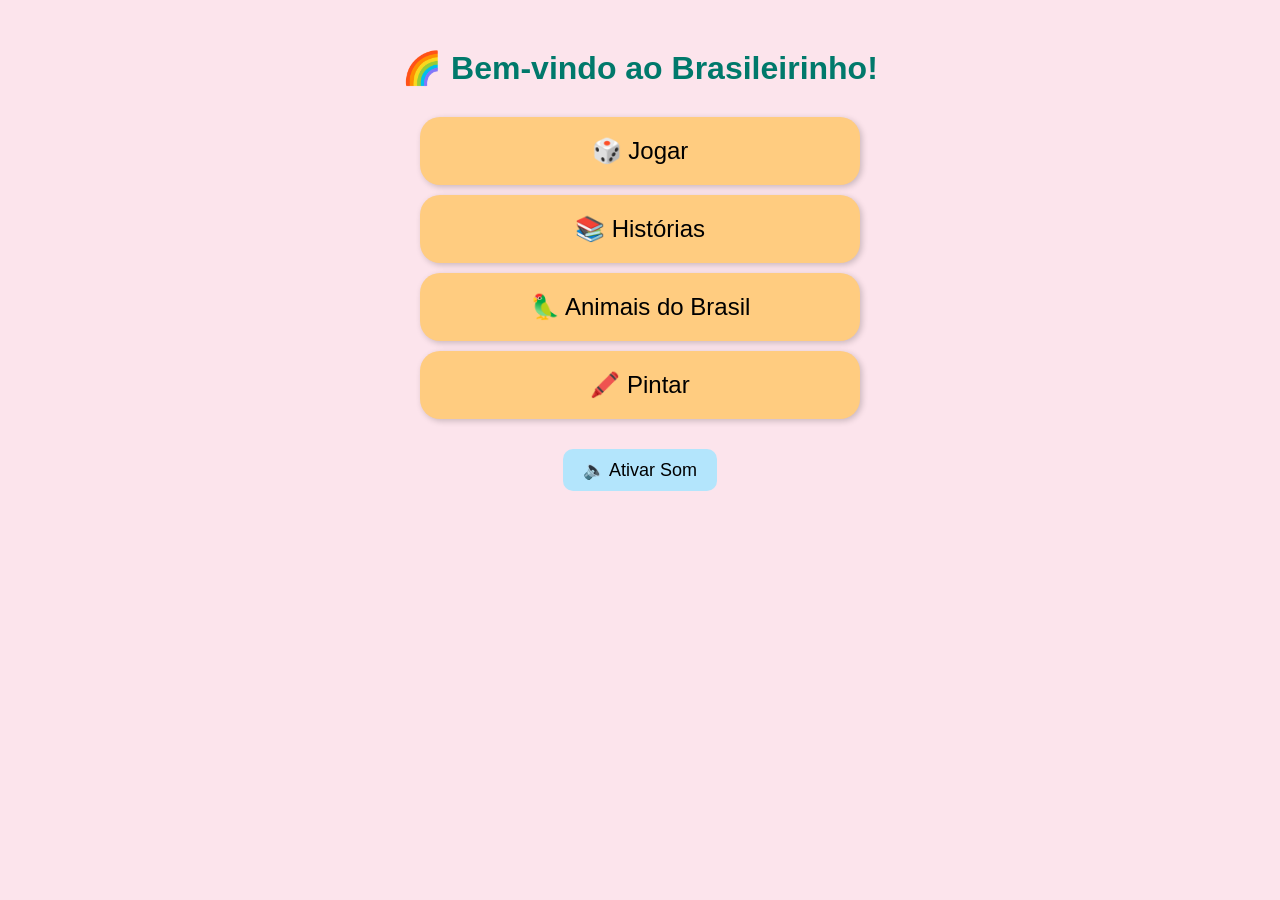
<file: index.html>
<!DOCTYPE html>
<html lang="pt-BR">
<head>
  <meta charset="UTF-8">
  <meta name="viewport" content="width=device-width, initial-scale=1.0">
  <title>Brasileirinho 🌿</title>
  <style>
    body {
      font-family: Comic Sans MS, sans-serif;
      background-color: #fce4ec;
      text-align: center;
      padding: 20px;
    }
    h1 {
      color: #00796b;
      margin-bottom: 30px;
    }
    .botao {
      background-color: #ffcc80;
      color: #000;
      padding: 20px;
      margin: 10px auto;
      border-radius: 20px;
      font-size: 24px;
      display: block;
      width: 80%;
      max-width: 400px;
      text-decoration: none;
      box-shadow: 2px 2px 6px rgba(0,0,0,0.2);
      transition: background-color 0.3s;
    }
    .botao:hover {
      background-color: #ffe0b2;
    }
    #botaoSom {
      margin-top: 20px;
      padding: 10px 20px;
      font-size: 18px;
      border-radius: 10px;
      background-color: #b3e5fc;
      border: none;
      cursor: pointer;
    }
  </style>
</head>
<body>

  <h1>🌈 Bem-vindo ao Brasileirinho!</h1>

  <a href="Jogos.html" class="botao">🎲 Jogar</a>
  <a href="Historias.html" class="botao">📚 Histórias</a>
  <a href="Animais.html" class="botao">🦜 Animais do Brasil</a>
  <a href="pintar.html" class="botao">🖍️ Pintar</a>

  <button id="botaoSom">🔈 Ativar Som</button>

  <audio id="musicaFundo" loop autoplay muted>
    <source src="happy-kids-music-297744.mp3" type="audio/mpeg">
    Seu navegador não suporta áudio.
  </audio>

  <script>
    const audio = document.getElementById("musicaFundo");
    const botao = document.getElementById("botaoSom");

    botao.addEventListener("click", () => {
      if (audio.muted) {
        audio.muted = false;
        audio.play();
        botao.textContent = "🔊 Pausar Música";
      } else {
        audio.pause();
        audio.muted = true;
        botao.textContent = "🔈 Ativar Som";
      }
    });
  </script>

</body>
</html>
</file>
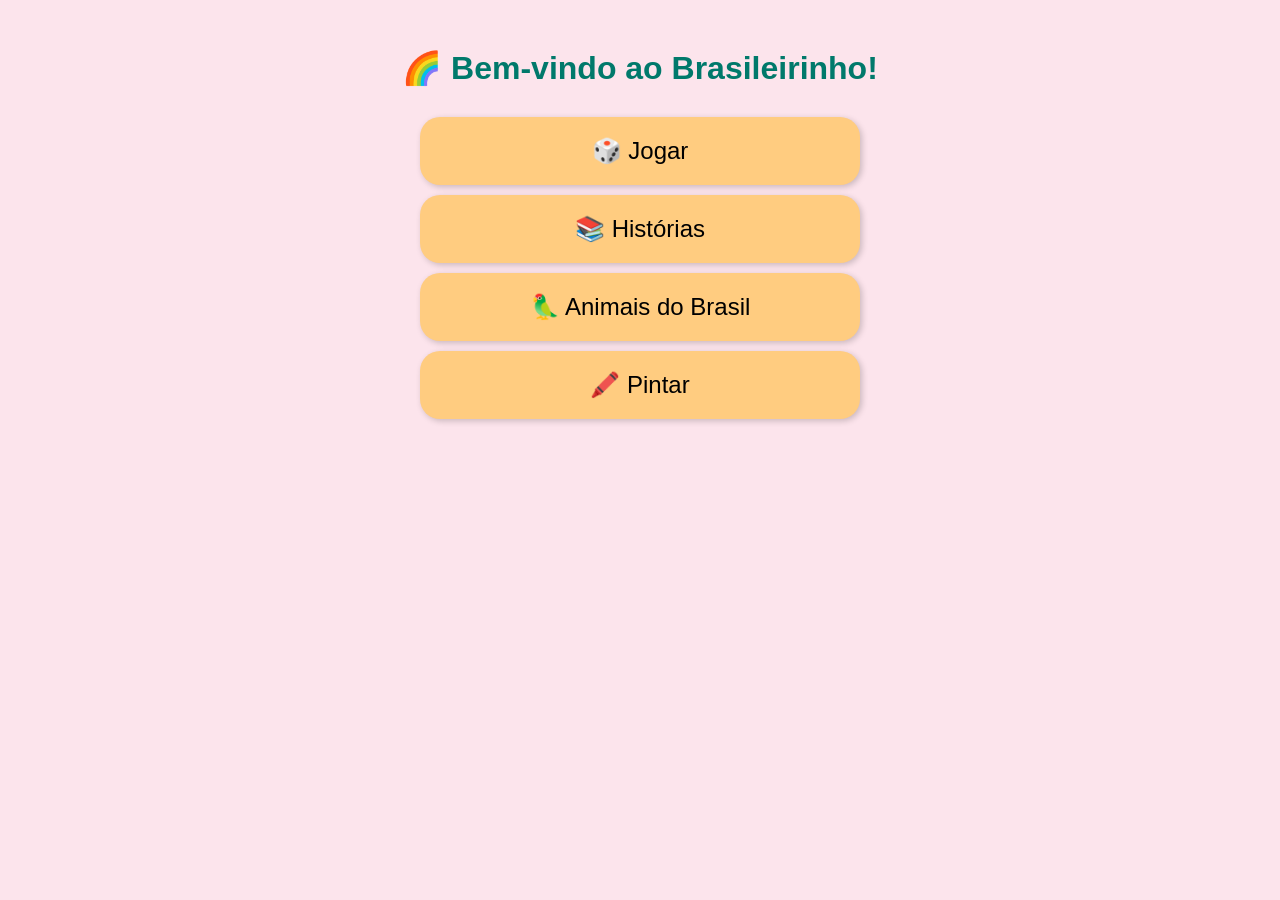
<file: audio/Projeto-Brasileirinho-2025/index.html>
<!DOCTYPE html>
<html lang="pt-BR">
<head>
  <meta charset="UTF-8">
  <meta name="viewport" content="width=device-width, initial-scale=1.0">
  <title>Brasileirinho 🌿</title>

  <style>
    body {
      font-family: Comic Sans MS, sans-serif;
      background-color: #fce4ec;
      text-align: center;
      padding: 20px;
    }
    h1 {
      color: #00796b;
      margin-bottom: 30px;
    }
    .botao {
      background-color: #ffcc80;
      color: #000;
      padding: 20px;
      margin: 10px auto;
      border-radius: 20px;
      font-size: 24px;
      display: block;
      width: 80%;
      max-width: 400px;
      text-decoration: none;
      box-shadow: 2px 2px 6px rgba(0,0,0,0.2);
      transition: background-color 0.3s;
    }
    .botao:hover {
      background-color: #ffe0b2;
    }
  </style>

  <!-- <link rel="stylesheet" href="styles/style.css"> -->

</head>
<body>
  <h1>🌈 Bem-vindo ao Brasileirinho!</h1>

  <!-- Caminhos corrigidos com letras correspondentes -->
  <a href="Jogos.html" class="botao">🎲 Jogar</a>
  <a href="Historias.html" class="botao">📚 Histórias</a>
  <a href="Animais.html" class="botao">🦜 Animais do Brasil</a>
  <a href="pintar.html" class="botao">🖍️ Pintar</a>
</body>
</html>
</file>
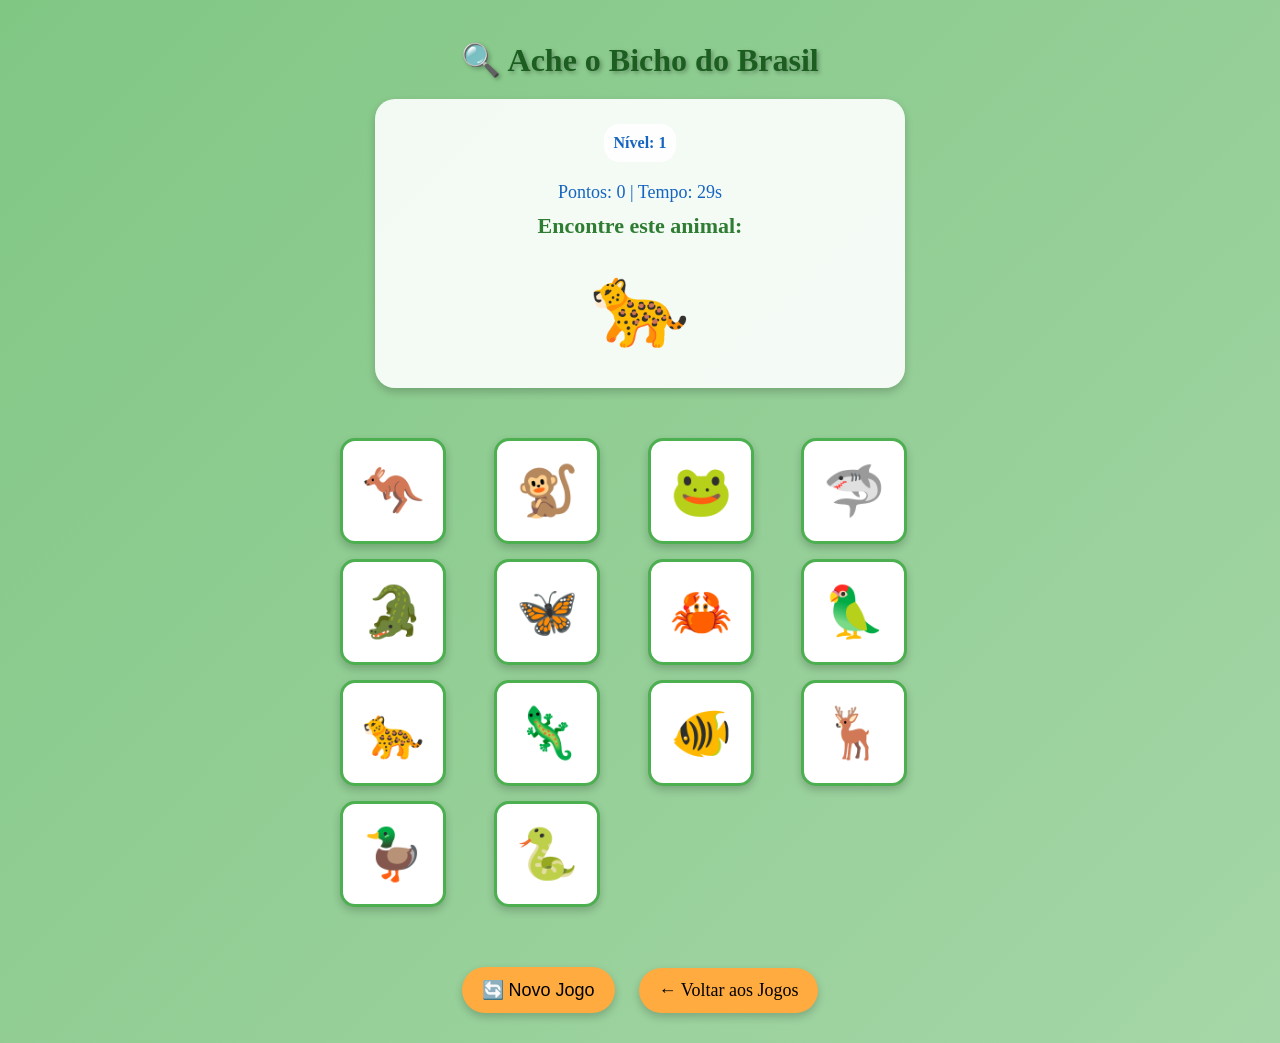
<file: ache_bicho.html>
<!DOCTYPE html>
<html lang="pt-BR">
<head>
  <meta charset="UTF-8">
  <meta name="viewport" content="width=device-width, initial-scale=1.0">
  <title>Brasileirinho - Ache o Bicho</title>
  <style>
    body {
      font-family: "Comic Sans MS", cursive;
      background: linear-gradient(135deg, #81c784, #a5d6a7);
      text-align: center;
      padding: 20px;
      margin: 0;
      min-height: 100vh;
    }
    
    h1 {
      color: #1b5e20;
      margin-bottom: 20px;
      text-shadow: 2px 2px 4px rgba(0,0,0,0.3);
    }
    
    .game-info {
      background-color: rgba(255,255,255,0.9);
      padding: 15px;
      border-radius: 20px;
      margin: 20px auto;
      max-width: 500px;
      box-shadow: 0 4px 8px rgba(0,0,0,0.2);
    }
    
    .animal-to-find {
      font-size: 80px;
      margin: 20px 0;
      animation: bounce 1s infinite alternate;
    }
    
    .instruction {
      font-size: 22px;
      color: #2e7d32;
      font-weight: bold;
      margin: 10px 0;
    }
    
    .score {
      font-size: 18px;
      color: #1565c0;
      margin: 10px 0;
    }
    
    .game-area {
      display: grid;
      grid-template-columns: repeat(4, 1fr);
      gap: 15px;
      max-width: 600px;
      margin: 30px auto;
      padding: 20px;
    }
    
    .animal-card {
      width: 100px;
      height: 100px;
      background-color: #fff;
      border: 3px solid #4caf50;
      border-radius: 15px;
      display: flex;
      align-items: center;
      justify-content: center;
      font-size: 50px;
      cursor: pointer;
      transition: all 0.3s;
      box-shadow: 0 4px 8px rgba(0,0,0,0.2);
    }
    
    .animal-card:hover {
      transform: scale(1.1);
      border-color: #ff9800;
      box-shadow: 0 6px 12px rgba(0,0,0,0.3);
    }
    
    .animal-card.correct {
      background-color: #c8e6c9;
      border-color: #4caf50;
      animation: correctFlash 0.5s;
    }
    
    .animal-card.wrong {
      background-color: #ffcdd2;
      border-color: #f44336;
      animation: wrongShake 0.5s;
    }
    
    .botao {
      display: inline-block;
      background-color: #ffab40;
      padding: 12px 20px;
      margin: 10px;
      border-radius: 25px;
      font-size: 18px;
      text-decoration: none;
      color: #000;
      border: none;
      cursor: pointer;
      transition: background-color 0.3s;
      box-shadow: 0 4px 8px rgba(0,0,0,0.2);
    }
    
    .botao:hover {
      background-color: #ff9800;
      transform: translateY(-2px);
    }
    
    .message {
      font-size: 24px;
      margin: 20px 0;
      padding: 15px;
      border-radius: 15px;
      font-weight: bold;
    }
    
    .success-message {
      background-color: #c8e6c9;
      color: #2e7d32;
      border: 2px solid #4caf50;
    }
    
    .game-over {
      background-color: #ffe0b2;
      color: #e65100;
      border: 2px solid #ff9800;
    }
    
    @keyframes bounce {
      from { transform: translateY(0px); }
      to { transform: translateY(-10px); }
    }
    
    @keyframes correctFlash {
      0%, 100% { transform: scale(1); }
      50% { transform: scale(1.2); background-color: #4caf50; }
    }
    
    @keyframes wrongShake {
      0%, 100% { transform: translateX(0); }
      25% { transform: translateX(-10px); }
      75% { transform: translateX(10px); }
    }
    
    .level-indicator {
      background-color: rgba(255,255,255,0.8);
      padding: 10px;
      border-radius: 15px;
      margin: 10px;
      display: inline-block;
      font-weight: bold;
      color: #1565c0;
    }
  </style>
</head>
<body>
  <h1>🔍 Ache o Bicho do Brasil</h1>
  
  <div class="game-info">
    <div class="level-indicator" id="levelIndicator">Nível: 1</div>
    <div class="score" id="scoreDisplay">Pontos: 0 | Tempo: <span id="timer">30</span>s</div>
    <div class="instruction">Encontre este animal:</div>
    <div class="animal-to-find" id="targetAnimal">🦜</div>
  </div>
  
  <div class="game-area" id="gameArea">
    <!-- Animais serão gerados pelo JavaScript -->
  </div>
  
  <div id="messageArea"></div>
  
  <div>
    <button class="botao" onclick="novoJogo()">🔄 Novo Jogo</button>
    <a href="Jogos.html" class="botao">← Voltar aos Jogos</a>
  </div>
  
  <script>
    // Animais do Brasil
    const animais = ['🦜', '🐆', '🦌', '🐒', '🦎', '🐍', '🦋', '🐸', '🐊', '🦘', '🐧', '🦆', '🐢', '🦈', '🐠', '🦀'];
    
    let pontos = 0;
    let nivel = 1;
    let tempoRestante = 30;
    let animalAlvo = '';
    let jogoAtivo = false;
    let timerInterval;
    
    function iniciarJogo() {
      pontos = 0;
      nivel = 1;
      tempoRestante = 30;
      jogoAtivo = true;
      document.getElementById('messageArea').innerHTML = '';
      atualizarInterface();
      proximaRodada();
      iniciarTimer();
    }
    
    function proximaRodada() {
      if (!jogoAtivo) return;
      
      // Escolhe animal alvo aleatório
      animalAlvo = animais[Math.floor(Math.random() * animais.length)];
      document.getElementById('targetAnimal').textContent = animalAlvo;
      
      // Cria grade de animais
      criarGradeAnimais();
      
      // Atualiza nível (aumenta a cada 5 pontos)
      nivel = Math.floor(pontos / 5) + 1;
      atualizarInterface();
    }
    
    function criarGradeAnimais() {
      const gameArea = document.getElementById('gameArea');
      gameArea.innerHTML = '';
      
      // Número de animais baseado no nível (mais difícil = mais opções)
      const numAnimais = Math.min(12 + (nivel * 2), 16);
      
      // Cria array com animais aleatórios + o animal alvo
      let animaisParaExibir = [animalAlvo];
      
      while (animaisParaExibir.length < numAnimais) {
        const animalAleatorio = animais[Math.floor(Math.random() * animais.length)];
        if (!animaisParaExibir.includes(animalAleatorio)) {
          animaisParaExibir.push(animalAleatorio);
        }
      }
      
      // Embaralha a posição dos animais
      animaisParaExibir = animaisParaExibir.sort(() => Math.random() - 0.5);
      
      // Cria os cards dos animais
      animaisParaExibir.forEach(animal => {
        const card = document.createElement('div');
        card.className = 'animal-card';
        card.textContent = animal;
        card.onclick = () => verificarEscolha(animal, card);
        gameArea.appendChild(card);
      });
    }
    
    function verificarEscolha(animalEscolhido, card) {
      if (!jogoAtivo) return;
      
      if (animalEscolhido === animalAlvo) {
        // Resposta correta
        card.classList.add('correct');
        pontos += 10;
        mostrarMensagem('🎉 Muito bem! +10 pontos!', 'success-message');
        
        setTimeout(() => {
          proximaRodada();
        }, 1000);
        
      } else {
        // Resposta errada
        card.classList.add('wrong');
        pontos = Math.max(0, pontos - 2);
        mostrarMensagem('❌ Ops! Tente novamente! -2 pontos', 'wrong-message');
        
        setTimeout(() => {
          card.classList.remove('wrong');
        }, 500);
      }
      
      atualizarInterface();
    }
    
    function iniciarTimer() {
      timerInterval = setInterval(() => {
        if (!jogoAtivo) return;
        
        tempoRestante--;
        document.getElementById('timer').textContent = tempoRestante;
        
        if (tempoRestante <= 0) {
          fimDeJogo();
        }
      }, 1000);
    }
    
    function fimDeJogo() {
      jogoAtivo = false;
      clearInterval(timerInterval);
      
      let mensagemFinal = '';
      if (pontos >= 100) {
        mensagemFinal = `🏆 INCRÍVEL! ${pontos} pontos! Você é um expert em animais do Brasil!`;
      } else if (pontos >= 50) {
        mensagemFinal = `🌟 Muito bom! ${pontos} pontos! Continue praticando!`;
      } else {
        mensagemFinal = `🌱 Que tal tentar mais uma vez? Você fez ${pontos} pontos!`;
      }
      
      mostrarMensagem(mensagemFinal, 'game-over');
    }
    
    function mostrarMensagem(texto, classe) {
      const messageArea = document.getElementById('messageArea');
      messageArea.innerHTML = `<div class="message ${classe}">${texto}</div>`;
      
      if (classe !== 'game-over') {
        setTimeout(() => {
          messageArea.innerHTML = '';
        }, 2000);
      }
    }
    
    function atualizarInterface() {
      document.getElementById('scoreDisplay').innerHTML = 
        `Pontos: ${pontos} | Tempo: <span id="timer">${tempoRestante}</span>s`;
      document.getElementById('levelIndicator').textContent = `Nível: ${nivel}`;
    }
    
    function novoJogo() {
      clearInterval(timerInterval);
      iniciarJogo();
    }
    
    // Inicia o jogo quando a página carrega
    window.onload = () => {
      iniciarJogo();
    };
  </script>

  <audio autoplay loop hidden>
    <source src="audio/happy-kids-music-297744.mp3" type="audio/mpeg" />
    Seu navegador não suporta o áudio.
  </audio>
 
</body>
</html>
</file>
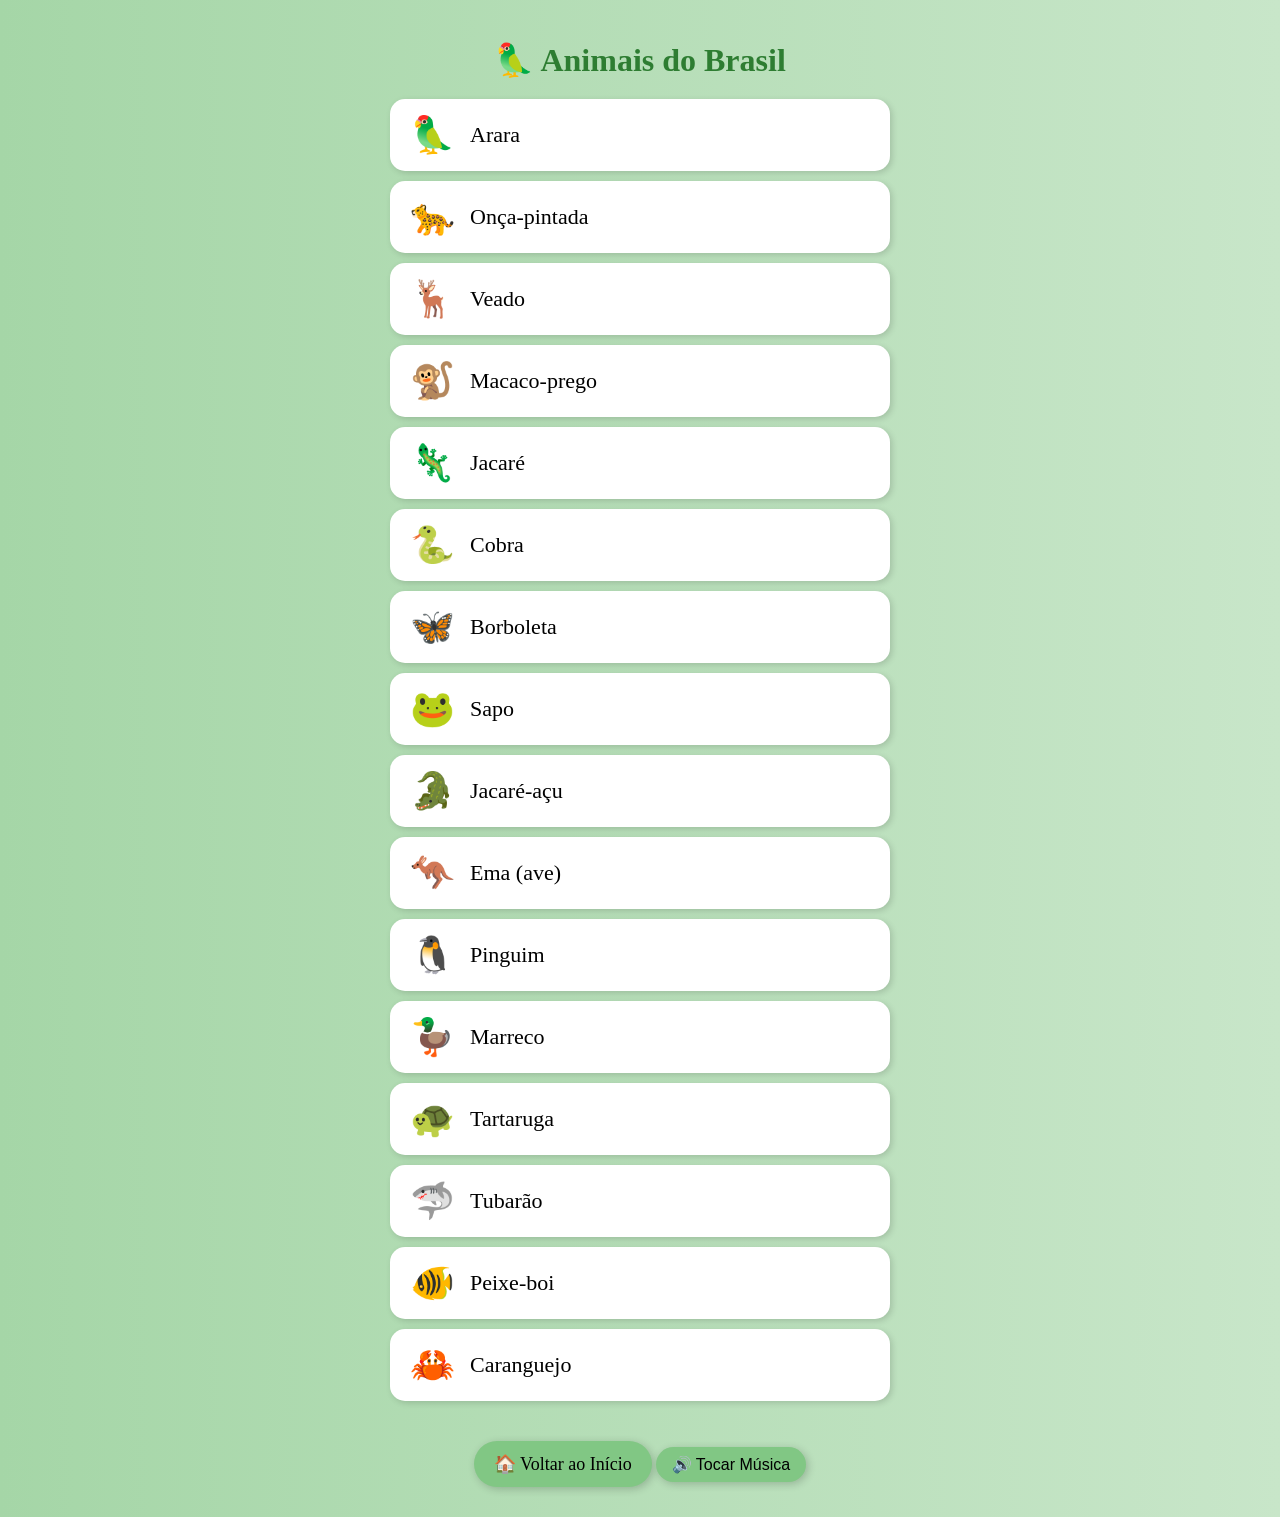
<file: Animais.html>
<!DOCTYPE html>
<html lang="pt-BR">
<head>
  <meta charset="UTF-8" />
  <meta name="viewport" content="width=device-width, initial-scale=1.0"/>
  <title>🦜 Animais do Brasil</title>
  <style>
    body {
      font-family: "Comic Sans MS", cursive;
      background: linear-gradient(to right, #a5d6a7, #c8e6c9);
      padding: 20px;
      text-align: center;
      margin: 0;
    }

    h1 {
      color: #2e7d32;
      margin-bottom: 20px;
    }

    ul.animais-lista {
      list-style: none;
      padding: 0;
      max-width: 500px;
      margin: 0 auto 30px auto;
      text-align: left;
    }

    ul.animais-lista li {
      background: #fff;
      margin: 10px 0;
      padding: 15px 20px;
      border-radius: 15px;
      font-size: 22px;
      box-shadow: 2px 2px 6px rgba(0,0,0,0.15);
      cursor: pointer;
      display: flex;
      align-items: center;
      gap: 15px;
      transition: background 0.3s;
      user-select: none;
    }

    ul.animais-lista li:hover {
      background: #a5d6a7;
      color: #1b5e20;
    }

    .emoji {
      font-size: 36px;
      flex-shrink: 0;
    }

    .botao {
      background-color: #81c784;
      padding: 12px 20px;
      margin: 10px auto;
      display: inline-block;
      border-radius: 25px;
      font-size: 18px;
      color: #000;
      text-decoration: none;
      box-shadow: 2px 2px 8px rgba(0,0,0,0.2);
      transition: background 0.3s;
      border: none;
      cursor: pointer;
    }

    .botao:hover {
      background-color: #66bb6a;
      color: #fff;
    }

    /* Modal */
    #modal {
      position: fixed;
      top: 0; left: 0; right: 0; bottom: 0;
      background: rgba(0,0,0,0.5);
      display: none;
      justify-content: center;
      align-items: center;
      z-index: 10;
      padding: 20px;
    }

    #modalContent {
      background: #fff8e1;
      border-radius: 15px;
      max-width: 600px;
      width: 100%;
      padding: 25px;
      box-shadow: 0 4px 12px rgba(0,0,0,0.25);
      text-align: left;
      position: relative;
    }

    #modalContent h2 {
      margin-top: 0;
      color: #2e7d32;
    }

    #modalContent p {
      font-size: 18px;
      margin: 15px 0;
    }

    #closeModal {
      position: absolute;
      top: 10px;
      right: 15px;
      background: #81c784;
      border: none;
      border-radius: 50%;
      width: 32px;
      height: 32px;
      font-size: 22px;
      cursor: pointer;
      color: #fff;
      line-height: 32px;
      text-align: center;
      font-weight: bold;
      box-shadow: 1px 1px 5px rgba(0,0,0,0.3);
      transition: background 0.3s;
    }

    #closeModal:hover {
      background: #66bb6a;
    }
  </style>
</head>
<body>

  <h1>🦜 Animais do Brasil</h1>

  <ul class="animais-lista">
    <li onclick="abrirModal('Arara', 'A arara é uma ave tropical conhecida por suas cores vibrantes e inteligência.')"><span class="emoji">🦜</span> Arara</li>
    <li onclick="abrirModal('Onça-pintada', 'A onça-pintada é o maior felino das Américas.')"><span class="emoji">🐆</span> Onça-pintada</li>
    <li onclick="abrirModal('Veado', 'O veado é um mamífero herbívoro encontrado em várias regiões do Brasil.')"><span class="emoji">🦌</span> Veado</li>
    <li onclick="abrirModal('Macaco-prego', 'Primata inteligente conhecido pelo uso de ferramentas.')"><span class="emoji">🐒</span> Macaco-prego</li>
    <li onclick="abrirModal('Jacaré', 'Vive em rios e pântanos, possui mandíbula poderosa.')"><span class="emoji">🦎</span> Jacaré</li>
    <li onclick="abrirModal('Cobra', 'Controla populações de roedores, importante nos ecossistemas.')"><span class="emoji">🐍</span> Cobra</li>
    <li onclick="abrirModal('Borboleta', 'Coloridas e importantes para polinização.')"><span class="emoji">🦋</span> Borboleta</li>
    <li onclick="abrirModal('Sapo', 'Habitam florestas, áreas urbanas e possuem diversidade.')"><span class="emoji">🐸</span> Sapo</li>
    <li onclick="abrirModal('Jacaré-açu', 'Pode atingir até 5 metros, maior réptil da América do Sul.')"><span class="emoji">🐊</span> Jacaré-açu</li>
    <li onclick="abrirModal('Ema', 'Ave veloz nativa do Brasil.')"><span class="emoji">🦘</span> Ema (ave)</li>
    <li onclick="abrirModal('Pinguim', 'Vive no sul do Brasil e gosta de águas frias.')"><span class="emoji">🐧</span> Pinguim</li>
    <li onclick="abrirModal('Marreco', 'Ave aquática comum em lagos e rios.')"><span class="emoji">🦆</span> Marreco</li>
    <li onclick="abrirModal('Tartaruga', 'Vivem em ambientes aquáticos e têm papel ecológico.')"><span class="emoji">🐢</span> Tartaruga</li>
    <li onclick="abrirModal('Tubarão', 'Predador fundamental no oceano.')"><span class="emoji">🦈</span> Tubarão</li>
    <li onclick="abrirModal('Peixe-boi', 'Mamífero aquático encontrado na Amazônia.')"><span class="emoji">🐠</span> Peixe-boi</li>
    <li onclick="abrirModal('Caranguejo', 'Vive em manguezais e ajuda a manter o ecossistema.')"><span class="emoji">🦀</span> Caranguejo</li>
  </ul>

  <a href="index.html" class="botao">🏠 Voltar ao Início</a>
  <button id="botaoSom" class="botao" style="font-size: 16px; padding: 8px 16px;">🔊 Tocar Música</button>

  <audio id="musicaFundo" loop preload="auto">
    <source src="happy-kids-music-297744.mp3" type="audio/mpeg">
    Seu navegador não suporta áudio.
  </audio>

  <div id="modal" onclick="fecharModal(event)">
    <div id="modalContent">
      <button id="closeModal" onclick="fecharModal(event)">×</button>
      <h2 id="modalTitulo"></h2>
      <p id="modalTexto"></p>
    </div>
  </div>

  <script>
    function abrirModal(titulo, texto) {
      document.getElementById('modalTitulo').textContent = titulo;
      document.getElementById('modalTexto').textContent = texto;
      document.getElementById('modal').style.display = 'flex';
    }

    function fecharModal(event) {
      if (event.target.id === 'modal' || event.target.id === 'closeModal') {
        document.getElementById('modal').style.display = 'none';
      }
    }

    document.addEventListener('keydown', function(event) {
      if (event.key === 'Escape') {
        document.getElementById('modal').style.display = 'none';
      }
    });

    // Botão de som
    const audio = document.getElementById('musicaFundo');
    const botao = document.getElementById('botaoSom');
    let tocando = false;

    botao.addEventListener('click', () => {
      if (tocando) {
        audio.pause();
        botao.textContent = '🔊 Tocar Música';
      } else {
        audio.play();
        botao.textContent = '🔈 Pausar Música';
      }
      tocando = !tocando;
    });
  </script>

</body>
</html>
</file>
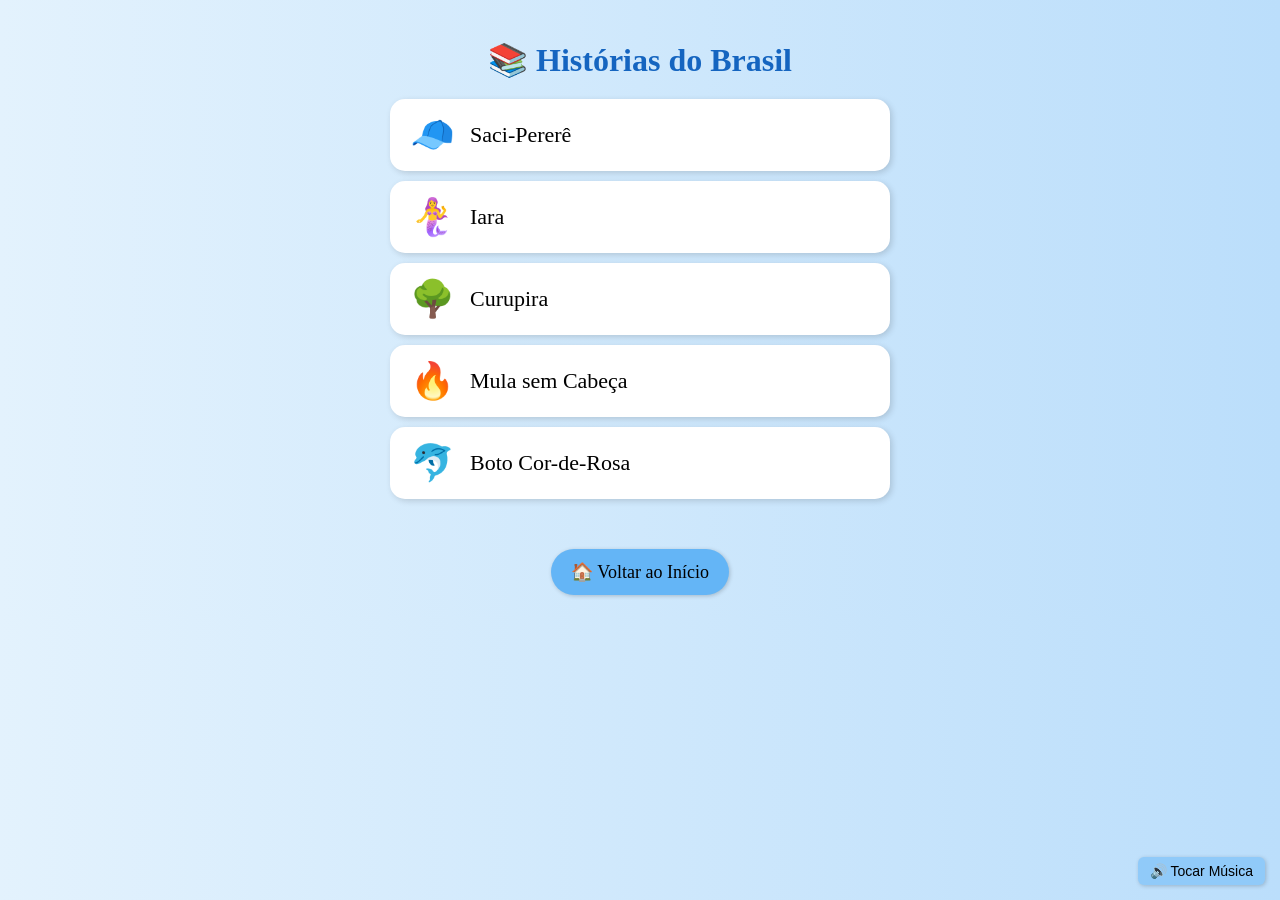
<file: Historias.html>
<!DOCTYPE html>
<html lang="pt-BR">
<head>
  <meta charset="UTF-8" />
  <meta name="viewport" content="width=device-width, initial-scale=1.0"/>
  <title>📚 Histórias</title>
  <style>
    body {
      font-family: "Comic Sans MS", cursive;
      background: linear-gradient(to right, #e3f2fd, #bbdefb);
      padding: 20px;
      text-align: center;
      margin: 0;
    }

    h1 {
      color: #1565c0;
      margin-bottom: 20px;
    }

    ul.historia-lista {
      list-style: none;
      padding: 0;
      max-width: 500px;
      margin: 0 auto 30px auto;
      text-align: left;
    }

    ul.historia-lista li {
      background: #fff;
      margin: 10px 0;
      padding: 15px 20px;
      border-radius: 15px;
      font-size: 22px;
      box-shadow: 2px 2px 6px rgba(0,0,0,0.15);
      cursor: pointer;
      display: flex;
      align-items: center;
      gap: 15px;
      transition: background 0.3s;
      user-select: none;
    }

    ul.historia-lista li:hover {
      background: #bbdefb;
      color: #0d47a1;
    }

    .emoji {
      font-size: 36px;
      flex-shrink: 0;
    }

    .botao {
      background-color: #64b5f6;
      padding: 12px 20px;
      border-radius: 25px;
      font-size: 18px;
      color: #000;
      text-decoration: none;
      display: inline-block;
      margin-top: 20px;
      box-shadow: 1px 1px 4px rgba(0,0,0,0.2);
    }

    .botao:hover {
      background-color: #42a5f5;
      color: white;
    }

    /* Modal */
    #modal {
      position: fixed;
      top: 0; left: 0; right: 0; bottom: 0;
      background: rgba(0,0,0,0.5);
      display: none;
      justify-content: center;
      align-items: center;
      z-index: 10;
      padding: 20px;
    }

    #modalContent {
      background: #fff;
      border-radius: 15px;
      max-width: 600px;
      width: 100%;
      padding: 25px;
      box-shadow: 0 4px 12px rgba(0,0,0,0.25);
      text-align: left;
      position: relative;
    }

    #modalContent h2 {
      margin-top: 0;
      color: #1565c0;
    }

    #modalContent p {
      font-size: 18px;
      margin: 15px 0;
    }

    #closeModal {
      position: absolute;
      top: 10px;
      right: 15px;
      background: #64b5f6;
      border: none;
      border-radius: 50%;
      width: 32px;
      height: 32px;
      font-size: 22px;
      cursor: pointer;
      color: #fff;
      font-weight: bold;
      box-shadow: 1px 1px 5px rgba(0,0,0,0.3);
    }

    #closeModal:hover {
      background: #42a5f5;
    }

    #botaoSom {
      position: fixed;
      bottom: 15px;
      right: 15px;
      padding: 6px 12px;
      background-color: #90caf9;
      border: none;
      border-radius: 6px;
      font-size: 14px;
      cursor: pointer;
      z-index: 9999;
      box-shadow: 1px 1px 4px rgba(0,0,0,0.2);
    }
  </style>
</head>
<body>

  <h1>📚 Histórias do Brasil</h1>

  <ul class="historia-lista">
    <li onclick="abrirModal('Saci-Pererê', 'Um menino de uma perna só, travesso e inteligente, que desaparece em redemoinhos e protege a floresta.')">
      <span class="emoji">🧢</span> Saci-Pererê
    </li>
    <li onclick="abrirModal('Iara', 'Uma sereia encantadora que vive nos rios da Amazônia e encanta com sua voz suave.')">
      <span class="emoji">🧜‍♀️</span> Iara
    </li>
    <li onclick="abrirModal('Curupira', 'Guardião da floresta com cabelos vermelhos e pés para trás, protege os animais e engana os caçadores.')">
      <span class="emoji">🌳</span> Curupira
    </li>
    <li onclick="abrirModal('Mula sem Cabeça', 'Aparece nas noites, soltando fogo pelas narinas e cavalgando sem cabeça.')">
      <span class="emoji">🔥</span> Mula sem Cabeça
    </li>
    <li onclick="abrirModal('Boto Cor-de-Rosa', 'Se transforma em um homem bonito nas festas e volta ao rio antes do amanhecer.')">
      <span class="emoji">🐬</span> Boto Cor-de-Rosa
    </li>
  </ul>

  <a href="index.html" class="botao">🏠 Voltar ao Início</a>

  <!-- Botão de som -->
  <button id="botaoSom">🔊 Tocar Música</button>

  <!-- Áudio -->
  <audio id="musicaFundo" loop preload="auto">
    <source src="happy-kids-music-297744.mp3" type="audio/mpeg">
    Seu navegador não suporta áudio.
  </audio>

  <!-- Modal -->
  <div id="modal" onclick="fecharModal(event)">
    <div id="modalContent">
      <button id="closeModal" onclick="fecharModal(event)">×</button>
      <h2 id="modalTitulo"></h2>
      <p id="modalTexto"></p>
    </div>
  </div>

  <script>
    function abrirModal(titulo, texto) {
      document.getElementById('modalTitulo').textContent = titulo;
      document.getElementById('modalTexto').textContent = texto;
      document.getElementById('modal').style.display = 'flex';
    }

    function fecharModal(event) {
      if (event.target.id === 'modal' || event.target.id === 'closeModal') {
        document.getElementById('modal').style.display = 'none';
      }
    }

    const audio = document.getElementById('musicaFundo');
    const botao = document.getElementById('botaoSom');
    let tocando = false;

    botao.addEventListener('click', () => {
      if (tocando) {
        audio.pause();
        botao.textContent = '🔊 Tocar Música';
      } else {
        audio.play();
        botao.textContent = '🔈 Pausar Música';
      }
      tocando = !tocando;
    });

    document.addEventListener('keydown', function(event) {
      if (event.key === 'Escape') {
        fecharModal(event);
      }
    });
  </script>

</body>
</html>
</file>
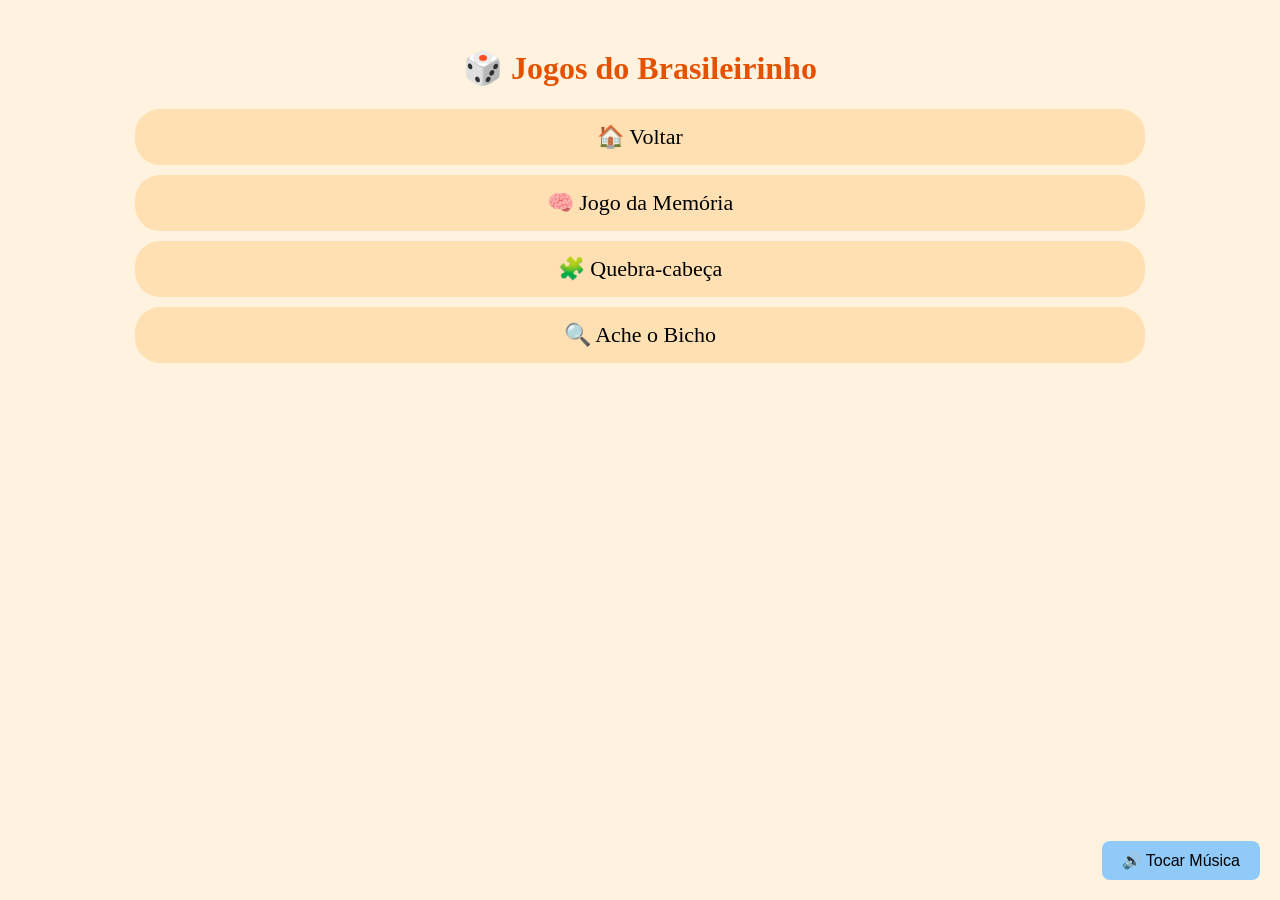
<file: Jogos.html>
<!DOCTYPE html>
<html lang="pt-BR">
<head>
  <meta charset="UTF-8">
  <meta name="viewport" content="width=device-width, initial-scale=1.0">
  <title>Brasileirinho - Jogos</title>
  <style>
    body {
      font-family: "Comic Sans MS", cursive;
      background-color: #fff3e0;
      text-align: center;
      padding: 20px;
    }
    h1 {
      color: #e65100;
    }
    .botao {
      display: block;
      background-color: #ffe0b2;
      padding: 15px;
      margin: 10px auto;
      width: 80%;
      border-radius: 25px;
      font-size: 22px;
      text-decoration: none;
      color: #000;
    }
    #botaoSom {
      position: fixed;
      bottom: 20px;
      right: 20px;
      padding: 10px 20px;
      background-color: #90caf9;
      border: none;
      border-radius: 8px;
      font-size: 16px;
      cursor: pointer;
      z-index: 9999;
    }
  </style>
</head>
<body>
  <h1>🎲 Jogos do Brasileirinho</h1>

  <a href="index.html" class="botao">🏠 Voltar</a>
  <a href="memoria.html" class="botao">🧠 Jogo da Memória</a>
  <a href="quebra.html" class="botao">🧩 Quebra-cabeça</a>
  <a href="ache_bicho.html" class="botao">🔍 Ache o Bicho</a>

  <!-- Botão para ativar/desativar a música -->
  <button id="botaoSom">🔊 Tocar Música</button>

  <!-- Player de áudio -->
  <audio id="musicaFundo" loop preload="auto">
    <source src="happy-kids-music-297744.mp3" type="audio/mpeg">
    Seu navegador não suporta áudio.
  </audio>

  <script>
    const audio = document.getElementById('musicaFundo');
    const botao = document.getElementById('botaoSom');
    let tocando = false;

    botao.addEventListener('click', () => {
      if (tocando) {
        audio.pause();
        botao.textContent = '🔊 Tocar Música';
      } else {
        audio.play();
        botao.textContent = '🔈 Pausar Música';
      }
      tocando = !tocando;
    });
  </script>
</body>
</html>
</file>
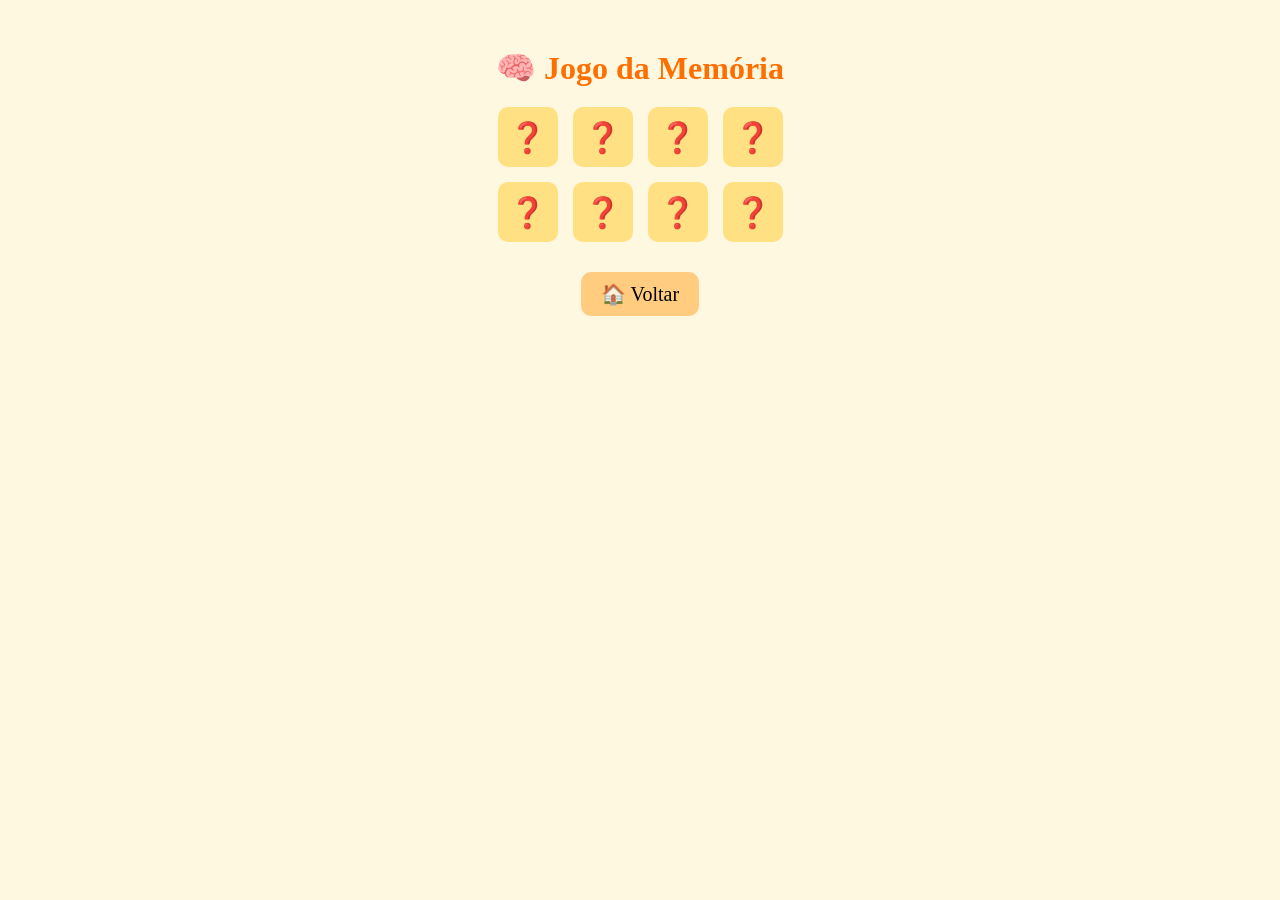
<file: memoria.Html>
<!DOCTYPE html>
<html lang="pt-BR">
<head>
  <meta charset="UTF-8" />
  <meta name="viewport" content="width=device-width, initial-scale=1.0"/>
  <title>Jogo da Memória</title>
  <style>
    body {
      font-family: Comic Sans MS, cursive;
      background-color: #fff8e1;
      text-align: center;
      padding: 20px;
    }

    h1 {
      color: #ff6f00;
      margin-bottom: 20px;
    }

    .tabuleiro {
      display: grid;
      grid-template-columns: repeat(4, 60px);
      gap: 15px;
      justify-content: center;
      margin-top: 20px;
    }

    .carta {
      background-color: #ffe082;
      font-size: 30px;
      width: 60px;
      height: 60px;
      display: flex;
      align-items: center;
      justify-content: center;
      border-radius: 10px;
      cursor: pointer;
      user-select: none;
    }

    .carta.revelada {
      background-color: #fff9c4;
    }

    .botao-voltar {
      display: inline-block;
      margin-top: 30px;
      padding: 10px 20px;
      font-size: 20px;
      border-radius: 10px;
      background-color: #ffcc80;
      text-decoration: none;
      color: #000;
    }
  </style>
</head>
<body>

  <h1>🧠 Jogo da Memória</h1>

  <div class="tabuleiro" id="tabuleiro"></div>

  <a href="jogos.html" class="botao-voltar">🏠 Voltar</a>

  <script>
    const emojis = ['🦜', '🐒', '🐍', '🐸'];
    let cartas = [...emojis, ...emojis]; // pares

    cartas = cartas.sort(() => 0.5 - Math.random());

    const tabuleiro = document.getElementById('tabuleiro');
    let primeiraCarta = null;
    let segundaCarta = null;
    let travado = false;

    cartas.forEach((emoji, index) => {
      const carta = document.createElement('div');
      carta.classList.add('carta');
      carta.dataset.valor = emoji;
      carta.textContent = '❓';

      carta.addEventListener('click', () => {
        if (travado || carta.classList.contains('revelada')) return;

        carta.textContent = emoji;
        carta.classList.add('revelada');

        if (!primeiraCarta) {
          primeiraCarta = carta;
        } else {
          segundaCarta = carta;
          travado = true;

          if (primeiraCarta.dataset.valor === segundaCarta.dataset.valor) {
            primeiraCarta = null;
            segundaCarta = null;
            travado = false;
          } else {
            setTimeout(() => {
              primeiraCarta.textContent = '❓';
              segundaCarta.textContent = '❓';
              primeiraCarta.classList.remove('revelada');
              segundaCarta.classList.remove('revelada');
              primeiraCarta = null;
              segundaCarta = null;
              travado = false;
            }, 1000);
          }
        }
      });

      tabuleiro.appendChild(carta);
    });
  </script>

</body>
</html>
</file>
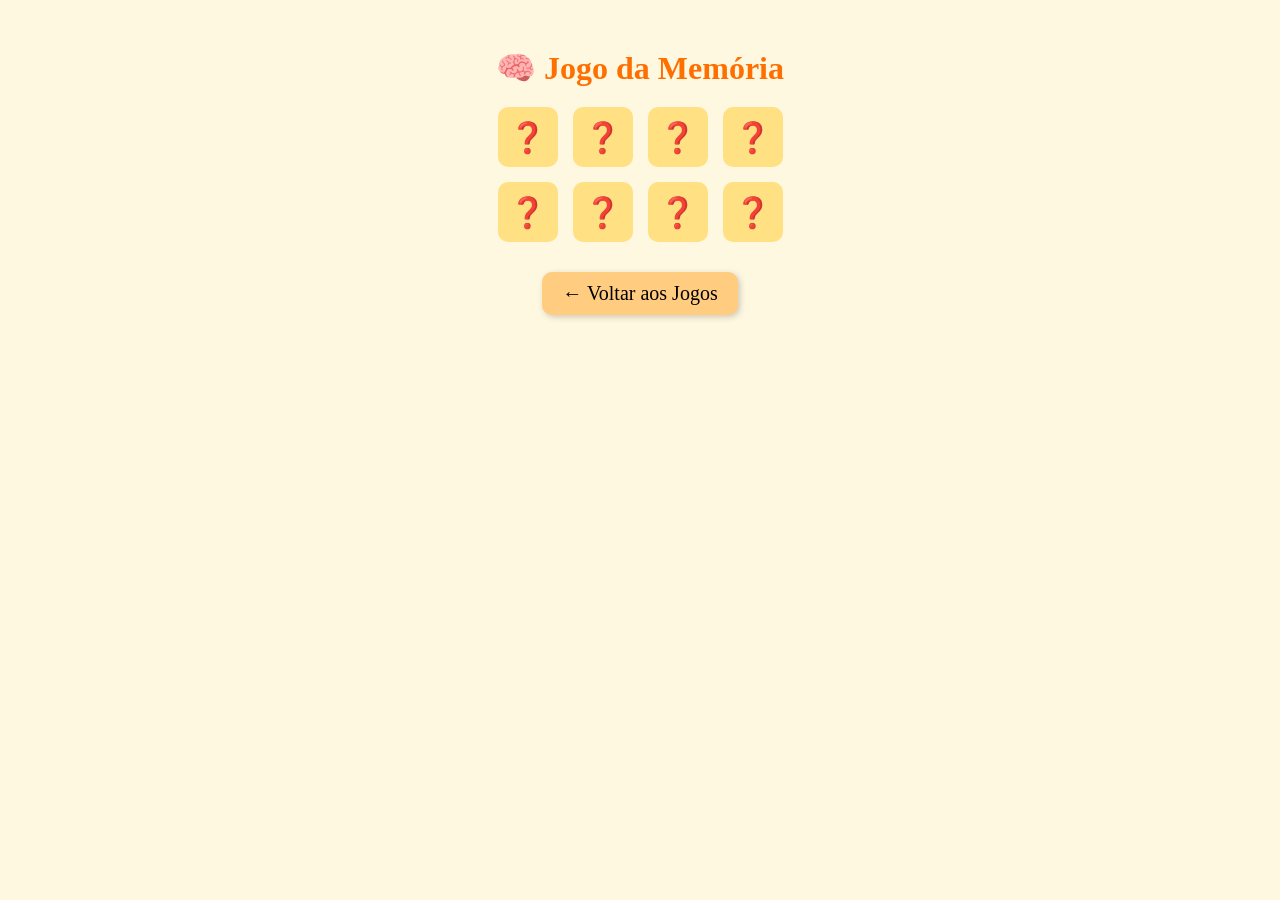
<file: memoria.html>
<!DOCTYPE html>
<html lang="pt-BR">
<head>
  <meta charset="UTF-8" />
  <meta name="viewport" content="width=device-width, initial-scale=1.0"/>
  <title>🧠 Jogo da Memória</title>
  <style>
    body {
      font-family: Comic Sans MS, cursive;
      background-color: #fff8e1;
      text-align: center;
      padding: 20px;
    }

    h1 {
      color: #ff6f00;
      margin-bottom: 20px;
    }

    .tabuleiro {
      display: grid;
      grid-template-columns: repeat(4, 60px);
      gap: 15px;
      justify-content: center;
      margin-top: 20px;
    }

    .carta {
      background-color: #ffe082;
      font-size: 30px;
      width: 60px;
      height: 60px;
      display: flex;
      align-items: center;
      justify-content: center;
      border-radius: 10px;
      cursor: pointer;
      user-select: none;
      transition: background-color 0.3s;
    }

    .carta.revelada {
      background-color: #fff9c4;
    }

    .botao-voltar {
      display: inline-block;
      margin-top: 30px;
      padding: 10px 20px;
      font-size: 20px;
      border-radius: 10px;
      background-color: #ffcc80;
      text-decoration: none;
      color: #000;
      box-shadow: 2px 2px 6px rgba(0,0,0,0.2);
      transition: background-color 0.3s;
    }

    .botao-voltar:hover {
      background-color: #ffe0b2;
    }
  </style>
</head>


<audio autoplay loop hidden>
    <source src="audio/happy-kids-music-297744.mp3" type="audio/mpeg" />
    Seu navegador não suporta o áudio.
  </audio>

<body>

  <h1>🧠 Jogo da Memória</h1>

  <div class="tabuleiro" id="tabuleiro"></div>

  <a href="Jogos.html" class="botao-voltar">← Voltar aos Jogos</a>

  <script>
    const emojis = ['🦜', '🐒', '🐍', '🐸'];
    let cartas = [...emojis, ...emojis]; // pares duplicados
    cartas = cartas.sort(() => 0.5 - Math.random());

    const tabuleiro = document.getElementById('tabuleiro');
    let primeiraCarta = null;
    let segundaCarta = null;
    let travado = false;

    cartas.forEach((emoji) => {
      const carta = document.createElement('div');
      carta.classList.add('carta');
      carta.textContent = '❓';
      carta.dataset.valor = emoji;

      carta.addEventListener('click', () => {
        if (travado || carta.classList.contains('revelada')) return;

        carta.textContent = emoji;
        carta.classList.add('revelada');

        if (!primeiraCarta) {
          primeiraCarta = carta;
        } else {
          segundaCarta = carta;
          travado = true;

          if (primeiraCarta.dataset.valor === segundaCarta.dataset.valor) {
            primeiraCarta = null;
            segundaCarta = null;
            travado = false;
          } else {
            setTimeout(() => {
              primeiraCarta.textContent = '❓';
              segundaCarta.textContent = '❓';
              primeiraCarta.classList.remove('revelada');
              segundaCarta.classList.remove('revelada');
              primeiraCarta = null;
              segundaCarta = null;
              travado = false;
            }, 1000);
          }
        }
      });

      tabuleiro.appendChild(carta);
    });
  </script>


  <audio autoplay loop hidden>
    <source src="audio/happy-kids-music-297744.mp3" type="audio/mpeg" />
    Seu navegador não suporta o áudio.
  </audio>


</body>
</html>
</file>
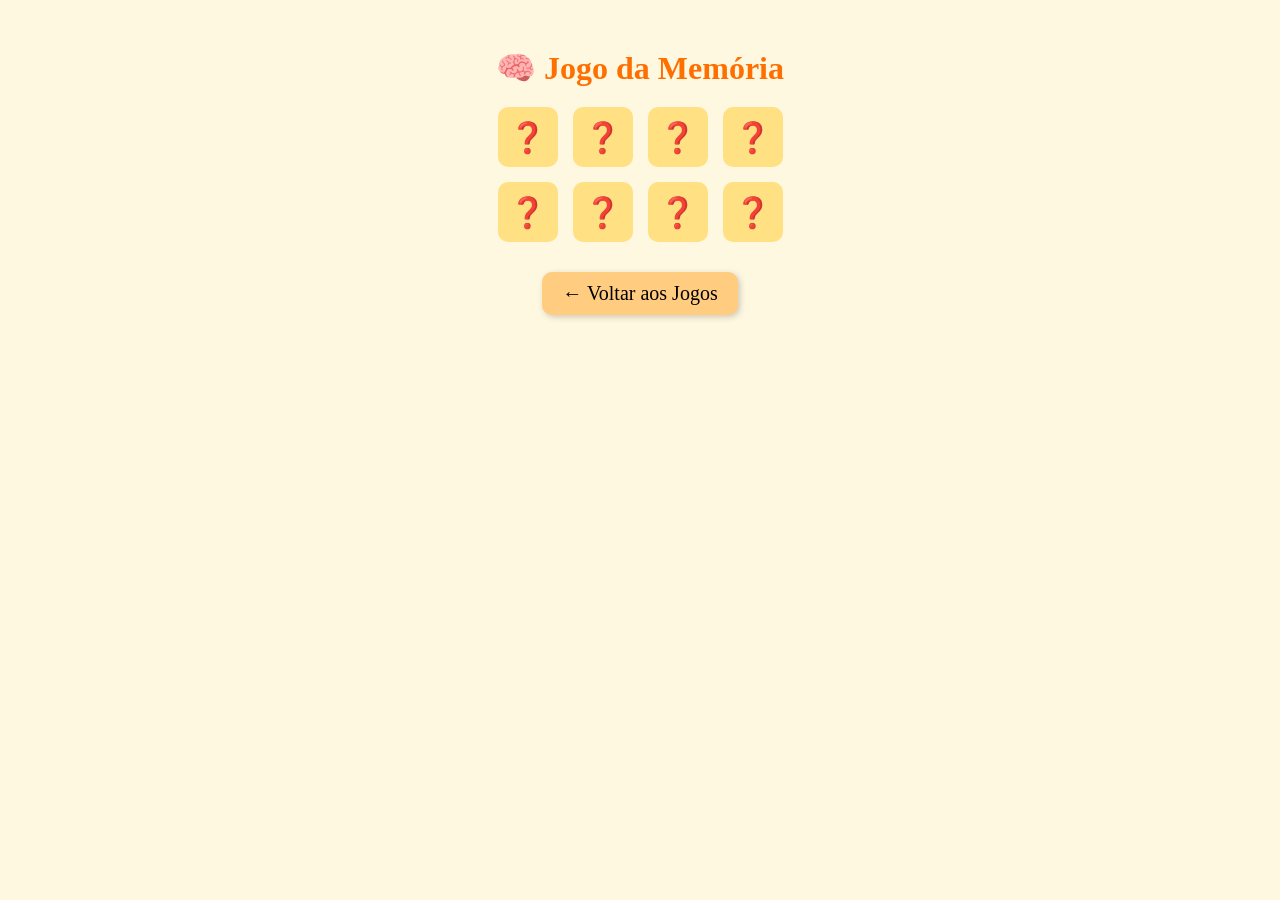
<file: memória.Html>
<!DOCTYPE html>
<html lang="pt-BR">
<head>
  <meta charset="UTF-8" />
  <meta name="viewport" content="width=device-width, initial-scale=1.0"/>
  <title>🧠 Jogo da Memória</title>
  <style>
    body {
      font-family: Comic Sans MS, cursive;
      background-color: #fff8e1;
      text-align: center;
      padding: 20px;
    }

    h1 {
      color: #ff6f00;
      margin-bottom: 20px;
    }

    .tabuleiro {
      display: grid;
      grid-template-columns: repeat(4, 60px);
      gap: 15px;
      justify-content: center;
      margin-top: 20px;
    }

    .carta {
      background-color: #ffe082;
      font-size: 30px;
      width: 60px;
      height: 60px;
      display: flex;
      align-items: center;
      justify-content: center;
      border-radius: 10px;
      cursor: pointer;
      user-select: none;
      transition: background-color 0.3s;
    }

    .carta.revelada {
      background-color: #fff9c4;
    }

    .botao-voltar {
      display: inline-block;
      margin-top: 30px;
      padding: 10px 20px;
      font-size: 20px;
      border-radius: 10px;
      background-color: #ffcc80;
      text-decoration: none;
      color: #000;
      box-shadow: 2px 2px 6px rgba(0,0,0,0.2);
      transition: background-color 0.3s;
    }

    .botao-voltar:hover {
      background-color: #ffe0b2;
    }
  </style>
</head>
<body>

  <h1>🧠 Jogo da Memória</h1>

  <div class="tabuleiro" id="tabuleiro"></div>

  <a href="Jogos.html" class="botao-voltar">← Voltar aos Jogos</a>

  <script>
    const emojis = ['🦜', '🐒', '🐍', '🐸'];
    let cartas = [...emojis, ...emojis]; // pares duplicados
    cartas = cartas.sort(() => 0.5 - Math.random());

    const tabuleiro = document.getElementById('tabuleiro');
    let primeiraCarta = null;
    let segundaCarta = null;
    let travado = false;

    cartas.forEach((emoji) => {
      const carta = document.createElement('div');
      carta.classList.add('carta');
      carta.textContent = '❓';
      carta.dataset.valor = emoji;

      carta.addEventListener('click', () => {
        if (travado || carta.classList.contains('revelada')) return;

        carta.textContent = emoji;
        carta.classList.add('revelada');

        if (!primeiraCarta) {
          primeiraCarta = carta;
        } else {
          segundaCarta = carta;
          travado = true;

          if (primeiraCarta.dataset.valor === segundaCarta.dataset.valor) {
            primeiraCarta = null;
            segundaCarta = null;
            travado = false;
          } else {
            setTimeout(() => {
              primeiraCarta.textContent = '❓';
              segundaCarta.textContent = '❓';
              primeiraCarta.classList.remove('revelada');
              segundaCarta.classList.remove('revelada');
              primeiraCarta = null;
              segundaCarta = null;
              travado = false;
            }, 1000);
          }
        }
      });

      tabuleiro.appendChild(carta);
    });
  </script>

</body>
</html>
</file>
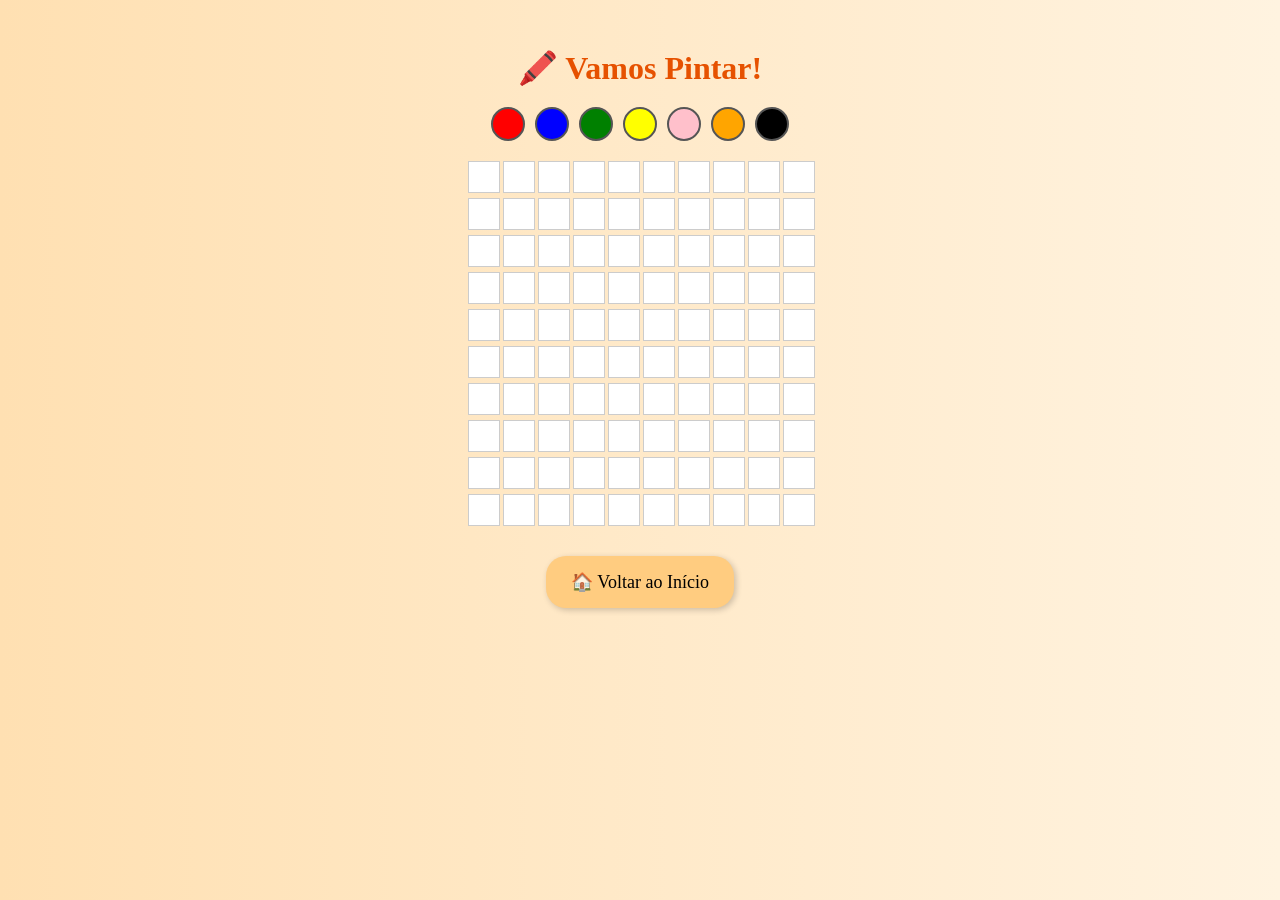
<file: Pintar.Html>
<!DOCTYPE html>
<html lang="pt-BR">
<head>
  <meta charset="UTF-8" />
  <meta name="viewport" content="width=device-width, initial-scale=1.0"/>
  <title>🖍️ Pintar</title>
  <style>
    body {
      font-family: "Comic Sans MS", cursive;
      background: linear-gradient(to right, #ffe0b2, #fff3e0);
      text-align: center;
      padding: 20px;
    }

    h1 {
      color: #e65100;
      margin-bottom: 20px;
    }

    .grade {
      display: grid;
      grid-template-columns: repeat(10, 30px);
      gap: 5px;
      justify-content: center;
      margin-bottom: 20px;
    }

    .celula {
      width: 30px;
      height: 30px;
      background-color: #fff;
      border: 1px solid #ccc;
      cursor: pointer;
      transition: background-color 0.3s;
    }

    .paleta {
      display: flex;
      justify-content: center;
      gap: 10px;
      margin-bottom: 20px;
    }

    .cor {
      width: 30px;
      height: 30px;
      border-radius: 50%;
      border: 2px solid #555;
      cursor: pointer;
    }

    .botao {
      background-color: #ffcc80;
      color: #000;
      padding: 15px 25px;
      margin-top: 10px;
      border-radius: 20px;
      font-size: 18px;
      text-decoration: none;
      display: inline-block;
      box-shadow: 2px 2px 6px rgba(0,0,0,0.2);
    }

    .botao:hover {
      background-color: #ffe0b2;
    }
  </style>
</head>
<body>

  <h1>🖍️ Vamos Pintar!</h1>

  <div class="paleta">
    <div class="cor" style="background-color: red;" onclick="selecionarCor('red')"></div>
    <div class="cor" style="background-color: blue;" onclick="selecionarCor('blue')"></div>
    <div class="cor" style="background-color: green;" onclick="selecionarCor('green')"></div>
    <div class="cor" style="background-color: yellow;" onclick="selecionarCor('yellow')"></div>
    <div class="cor" style="background-color: pink;" onclick="selecionarCor('pink')"></div>
    <div class="cor" style="background-color: orange;" onclick="selecionarCor('orange')"></div>
    <div class="cor" style="background-color: black;" onclick="selecionarCor('black')"></div>
  </div>

  <div class="grade" id="grade"></div>

  <a href="index.html" class="botao">🏠 Voltar ao Início</a>

  <script>
    let corSelecionada = "black";

    function selecionarCor(cor) {
      corSelecionada = cor;
    }

    const grade = document.getElementById("grade");

    for (let i = 0; i < 100; i++) {
      const celula = document.createElement("div");
      celula.classList.add("celula");
      celula.addEventListener("click", () => {
        celula.style.backgroundColor = corSelecionada;
      });
      grade.appendChild(celula);
    }
  </script>

</body>
</html>
</file>
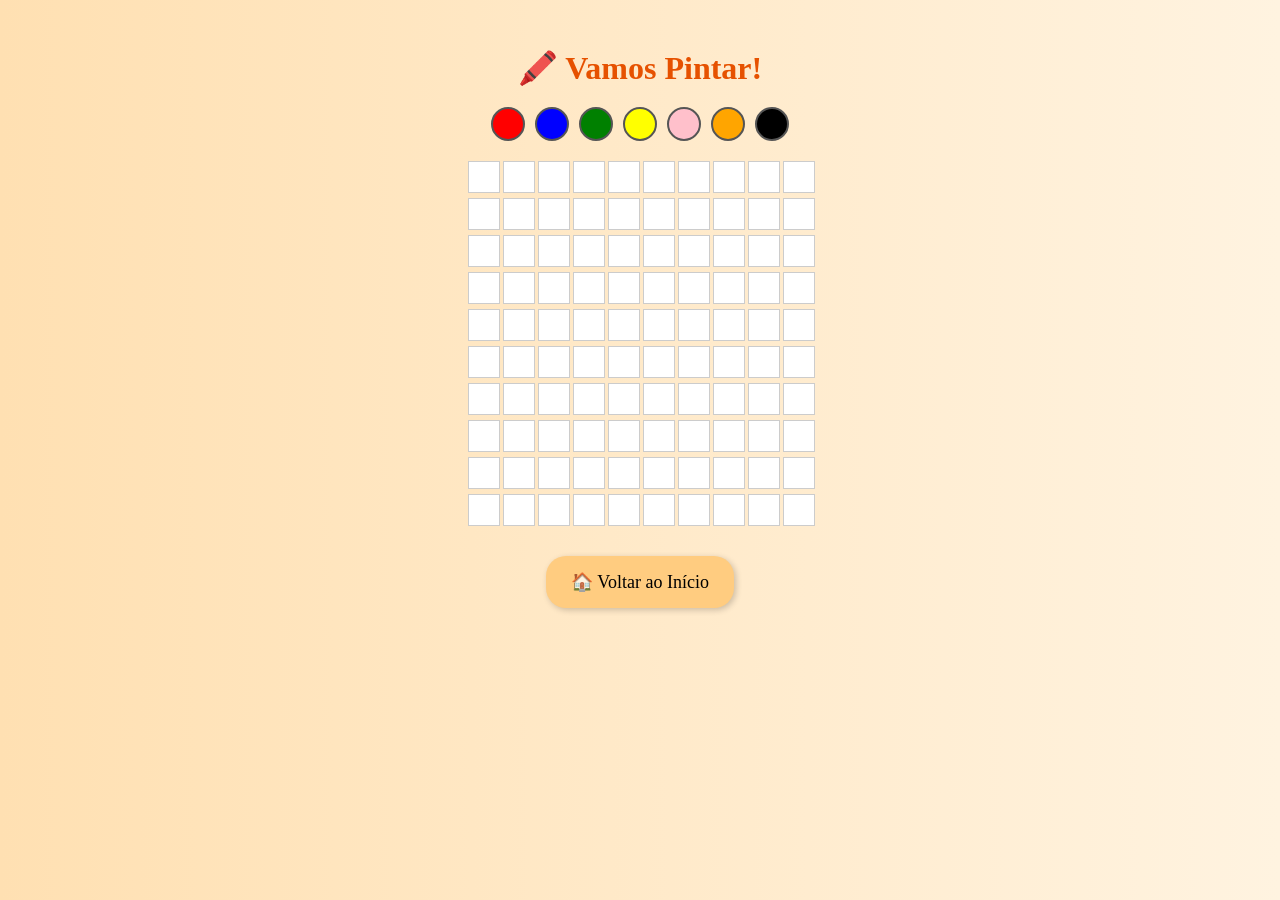
<file: pintar.html>
<!DOCTYPE html>
<html lang="pt-BR">
<head>
  <meta charset="UTF-8" />
  <meta name="viewport" content="width=device-width, initial-scale=1.0"/>
  <title>🖍️ Pintar</title>
  <style>
    body {
      font-family: "Comic Sans MS", cursive;
      background: linear-gradient(to right, #ffe0b2, #fff3e0);
      text-align: center;
      padding: 20px;
    }

    h1 {
      color: #e65100;
      margin-bottom: 20px;
    }

    .grade {
      display: grid;
      grid-template-columns: repeat(10, 30px);
      gap: 5px;
      justify-content: center;
      margin-bottom: 20px;
    }

    .celula {
      width: 30px;
      height: 30px;
      background-color: #fff;
      border: 1px solid #ccc;
      cursor: pointer;
      transition: background-color 0.3s;
    }

    .paleta {
      display: flex;
      justify-content: center;
      gap: 10px;
      margin-bottom: 20px;
    }

    .cor {
      width: 30px;
      height: 30px;
      border-radius: 50%;
      border: 2px solid #555;
      cursor: pointer;
    }

    .botao {
      background-color: #ffcc80;
      color: #000;
      padding: 15px 25px;
      margin-top: 10px;
      border-radius: 20px;
      font-size: 18px;
      text-decoration: none;
      display: inline-block;
      box-shadow: 2px 2px 6px rgba(0,0,0,0.2);
    }

    .botao:hover {
      background-color: #ffe0b2;
    }
  </style>
</head>
<body>

  <h1>🖍️ Vamos Pintar!</h1>

  <div class="paleta">
    <div class="cor" style="background-color: red;" onclick="selecionarCor('red')"></div>
    <div class="cor" style="background-color: blue;" onclick="selecionarCor('blue')"></div>
    <div class="cor" style="background-color: green;" onclick="selecionarCor('green')"></div>
    <div class="cor" style="background-color: yellow;" onclick="selecionarCor('yellow')"></div>
    <div class="cor" style="background-color: pink;" onclick="selecionarCor('pink')"></div>
    <div class="cor" style="background-color: orange;" onclick="selecionarCor('orange')"></div>
    <div class="cor" style="background-color: black;" onclick="selecionarCor('black')"></div>
  </div>

  <div class="grade" id="grade"></div>

  <a href="index.html" class="botao">🏠 Voltar ao Início</a>

  <script>
    let corSelecionada = "black";

    function selecionarCor(cor) {
      corSelecionada = cor;
    }

    const grade = document.getElementById("grade");

    for (let i = 0; i < 100; i++) {
      const celula = document.createElement("div");
      celula.classList.add("celula");
      celula.addEventListener("click", () => {
        celula.style.backgroundColor = corSelecionada;
      });
      grade.appendChild(celula);
    }
  </script>

  <audio autoplay loop hidden>
    <source src="audio/happy-kids-music-297744.mp3" type="audio/mpeg" />
    Seu navegador não suporta o áudio.
  </audio>


</body>
</html>
</file>
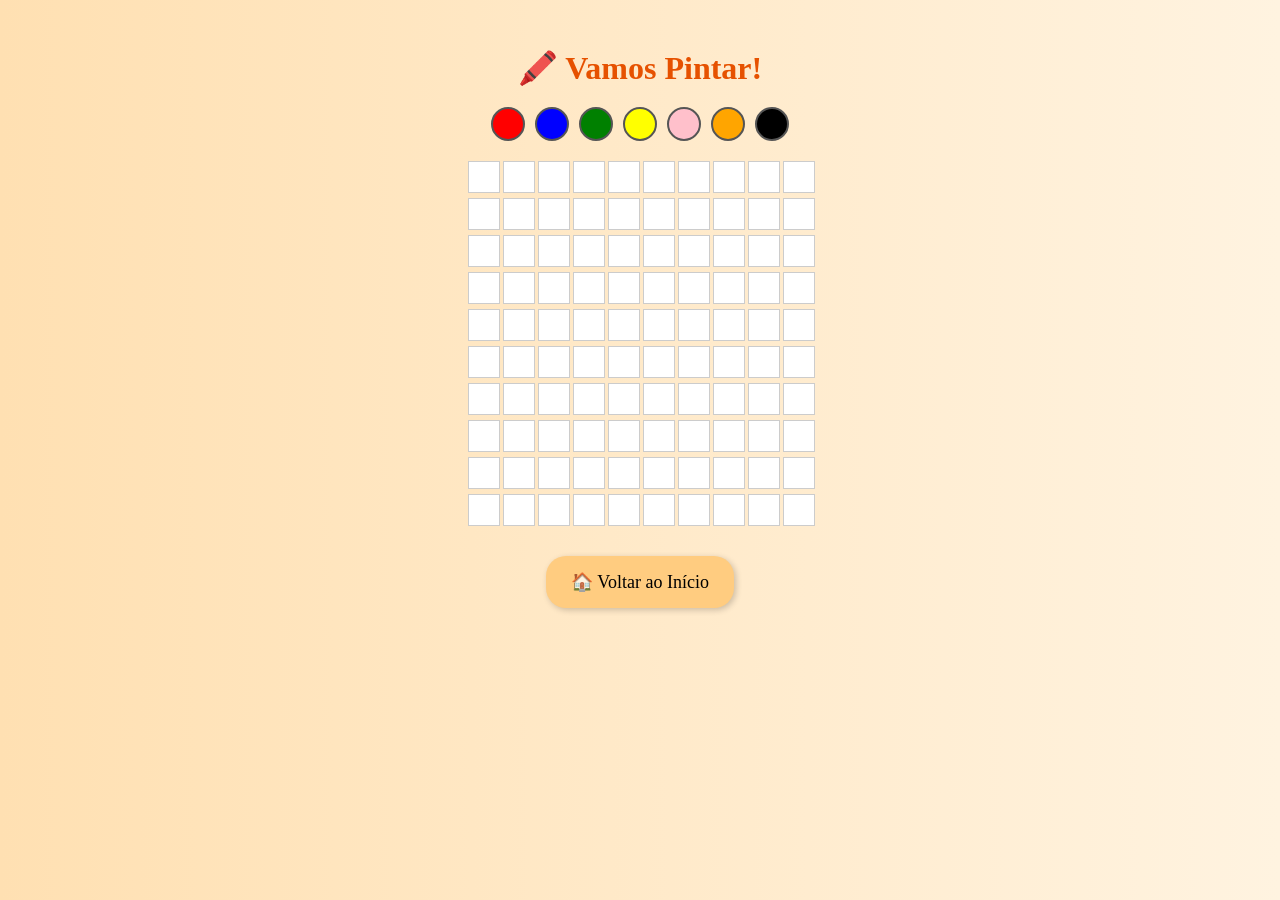
<file: Pintar.Html.Html>
<!DOCTYPE html>
<html lang="pt-BR">
<head>
  <meta charset="UTF-8" />
  <meta name="viewport" content="width=device-width, initial-scale=1.0"/>
  <title>🖍️ Pintar</title>
  <style>
    body {
      font-family: "Comic Sans MS", cursive;
      background: linear-gradient(to right, #ffe0b2, #fff3e0);
      text-align: center;
      padding: 20px;
    }

    h1 {
      color: #e65100;
      margin-bottom: 20px;
    }

    .grade {
      display: grid;
      grid-template-columns: repeat(10, 30px);
      gap: 5px;
      justify-content: center;
      margin-bottom: 20px;
    }

    .celula {
      width: 30px;
      height: 30px;
      background-color: #fff;
      border: 1px solid #ccc;
      cursor: pointer;
      transition: background-color 0.3s;
    }

    .paleta {
      display: flex;
      justify-content: center;
      gap: 10px;
      margin-bottom: 20px;
    }

    .cor {
      width: 30px;
      height: 30px;
      border-radius: 50%;
      border: 2px solid #555;
      cursor: pointer;
    }

    .botao {
      background-color: #ffcc80;
      color: #000;
      padding: 15px 25px;
      margin-top: 10px;
      border-radius: 20px;
      font-size: 18px;
      text-decoration: none;
      display: inline-block;
      box-shadow: 2px 2px 6px rgba(0,0,0,0.2);
    }

    .botao:hover {
      background-color: #ffe0b2;
    }
  </style>
</head>
<body>

  <h1>🖍️ Vamos Pintar!</h1>

  <div class="paleta">
    <div class="cor" style="background-color: red;" onclick="selecionarCor('red')"></div>
    <div class="cor" style="background-color: blue;" onclick="selecionarCor('blue')"></div>
    <div class="cor" style="background-color: green;" onclick="selecionarCor('green')"></div>
    <div class="cor" style="background-color: yellow;" onclick="selecionarCor('yellow')"></div>
    <div class="cor" style="background-color: pink;" onclick="selecionarCor('pink')"></div>
    <div class="cor" style="background-color: orange;" onclick="selecionarCor('orange')"></div>
    <div class="cor" style="background-color: black;" onclick="selecionarCor('black')"></div>
  </div>

  <div class="grade" id="grade"></div>

  <a href="index.html" class="botao">🏠 Voltar ao Início</a>

  <script>
    let corSelecionada = "black";

    function selecionarCor(cor) {
      corSelecionada = cor;
    }

    const grade = document.getElementById("grade");

    for (let i = 0; i < 100; i++) {
      const celula = document.createElement("div");
      celula.classList.add("celula");
      celula.addEventListener("click", () => {
        celula.style.backgroundColor = corSelecionada;
      });
      grade.appendChild(celula);
    }
  </script>

</body>
</html>
</file>
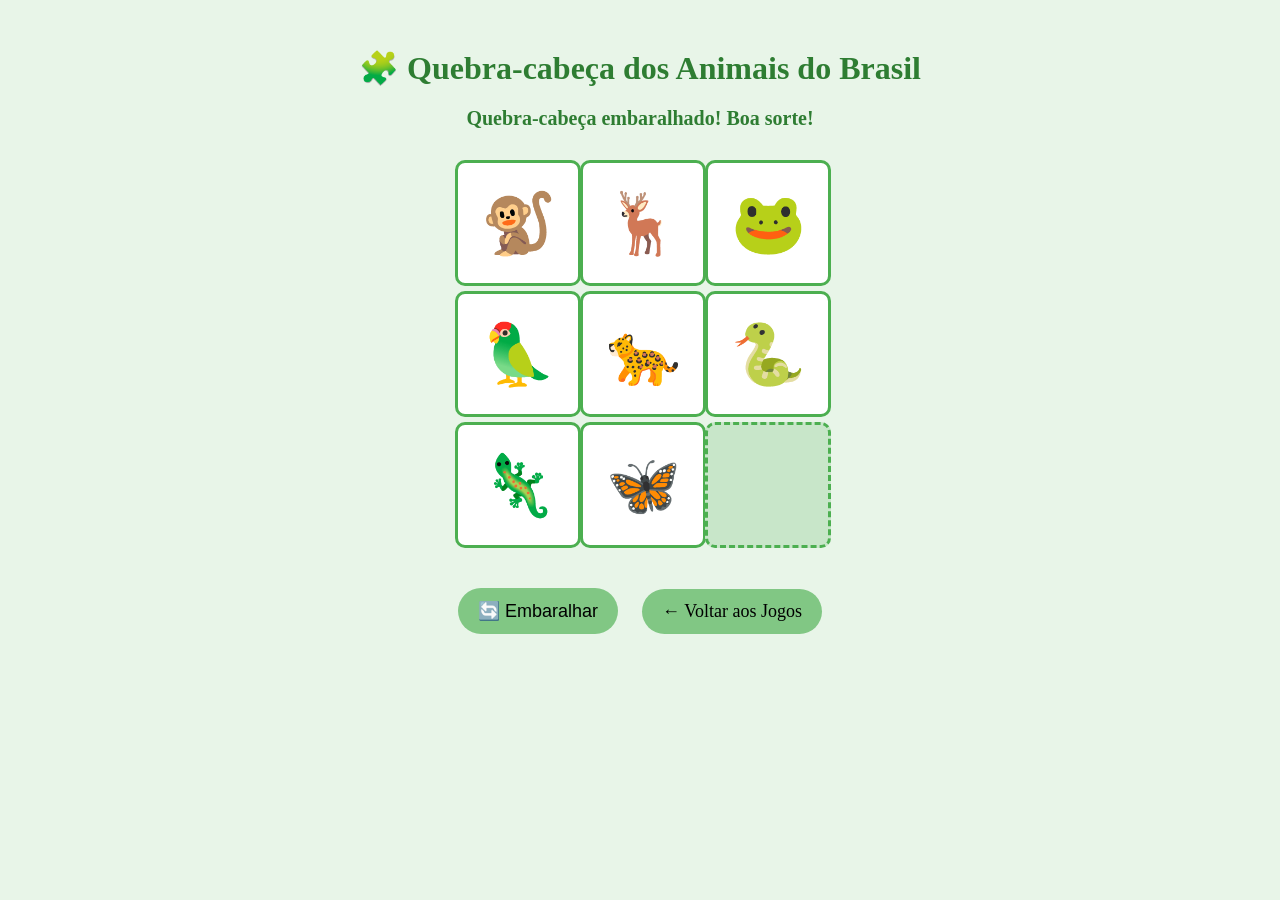
<file: quebra.Html>
<!DOCTYPE html>
<html lang="pt-BR">
<head>
  <meta charset="UTF-8">
  <meta name="viewport" content="width=device-width, initial-scale=1.0">
  <title>Brasileirinho - Quebra-cabeça</title>
  <style>
    body {
      font-family: "Comic Sans MS", cursive;
      background-color: #e8f5e8;
      text-align: center;
      padding: 20px;
    }
    
    h1 {
      color: #2e7d32;
      margin-bottom: 20px;
    }
    
    .botao {
      display: inline-block;
      background-color: #81c784;
      padding: 12px 20px;
      margin: 10px;
      border-radius: 25px;
      font-size: 18px;
      text-decoration: none;
      color: #000;
      border: none;
      cursor: pointer;
      transition: background-color 0.3s;
    }
    
    .botao:hover {
      background-color: #66bb6a;
    }
    
    .puzzle-container {
      display: grid;
      grid-template-columns: repeat(3, 120px);
      grid-gap: 5px;
      justify-content: center;
      margin: 30px auto;
      max-width: 400px;
    }
    
    .puzzle-piece {
      width: 120px;
      height: 120px;
      background-color: #fff;
      border: 3px solid #4caf50;
      border-radius: 10px;
      display: flex;
      align-items: center;
      justify-content: center;
      font-size: 60px;
      cursor: pointer;
      transition: transform 0.2s;
      user-select: none;
    }
    
    .puzzle-piece:hover {
      transform: scale(1.05);
    }
    
    .puzzle-piece.empty {
      background-color: #c8e6c9;
      border-style: dashed;
    }
    
    .message {
      font-size: 20px;
      margin: 20px 0;
      color: #2e7d32;
      font-weight: bold;
    }
    
    .win-message {
      color: #ff6f00;
      font-size: 24px;
      animation: bounce 0.5s infinite alternate;
    }
    
    @keyframes bounce {
      from { transform: translateY(0px); }
      to { transform: translateY(-10px); }
    }
  </style>
</head>
<body>
  <h1>🧩 Quebra-cabeça dos Animais do Brasil</h1>
  
  <div class="message" id="message">Clique nas peças para montar o quebra-cabeça!</div>
  
  <div class="puzzle-container" id="puzzleContainer">
    <!-- Peças serão geradas pelo JavaScript -->
  </div>
  
  <button class="botao" onclick="embaralhar()">🔄 Embaralhar</button>
  <a href="Jogos.html" class="botao">← Voltar aos Jogos</a>
  
  <script>
    // Peças do quebra-cabeça (animais do Brasil)
    const pecas = ['🦜', '🐆', '🦌', '🐒', '🦎', '🐍', '🦋', '🐸', ''];
    let tabuleiro = [...pecas];
    let movimentos = 0;
    
    function criarTabuleiro() {
      const container = document.getElementById('puzzleContainer');
      container.innerHTML = '';
      
      tabuleiro.forEach((peca, index) => {
        const div = document.createElement('div');
        div.className = 'puzzle-piece';
        div.textContent = peca;
        div.onclick = () => moverPeca(index);
        
        if (peca === '') {
          div.classList.add('empty');
        }
        
        container.appendChild(div);
      });
    }
    
    function moverPeca(index) {
      const posicaoVazia = tabuleiro.indexOf('');
      const linha = Math.floor(index / 3);
      const coluna = index % 3;
      const linhaVazia = Math.floor(posicaoVazia / 3);
      const colunaVazia = posicaoVazia % 3;
      
      // Verifica se a peça está adjacente ao espaço vazio
      const adjacente = 
        (Math.abs(linha - linhaVazia) === 1 && coluna === colunaVazia) ||
        (Math.abs(coluna - colunaVazia) === 1 && linha === linhaVazia);
      
      if (adjacente) {
        // Troca as peças
        [tabuleiro[index], tabuleiro[posicaoVazia]] = [tabuleiro[posicaoVazia], tabuleiro[index]];
        movimentos++;
        criarTabuleiro();
        verificarVitoria();
      }
    }
    
    function verificarVitoria() {
      const solucao = ['🦜', '🐆', '🦌', '🐒', '🦎', '🐍', '🦋', '🐸', ''];
      const venceu = tabuleiro.every((peca, index) => peca === solucao[index]);
      
      const messageEl = document.getElementById('message');
      if (venceu) {
        messageEl.innerHTML = `🎉 Parabéns! Você completou em ${movimentos} movimentos! 🎉`;
        messageEl.className = 'message win-message';
      } else {
        messageEl.innerHTML = `Movimentos: ${movimentos} - Continue tentando!`;
        messageEl.className = 'message';
      }
    }
    
    function embaralhar() {
      // Embaralha as peças (exceto a última que é sempre vazia)
      const pecasParaEmbaralhar = pecas.slice(0, -1);
      for (let i = pecasParaEmbaralhar.length - 1; i > 0; i--) {
        const j = Math.floor(Math.random() * (i + 1));
        [pecasParaEmbaralhar[i], pecasParaEmbaralhar[j]] = [pecasParaEmbaralhar[j], pecasParaEmbaralhar[i]];
      }
      
      tabuleiro = [...pecasParaEmbaralhar, ''];
      movimentos = 0;
      criarTabuleiro();
      
      const messageEl = document.getElementById('message');
      messageEl.innerHTML = 'Quebra-cabeça embaralhado! Boa sorte!';
      messageEl.className = 'message';
    }
    
    // Inicializa o jogo
    embaralhar();
  </script>
</body>
</html>
</file>
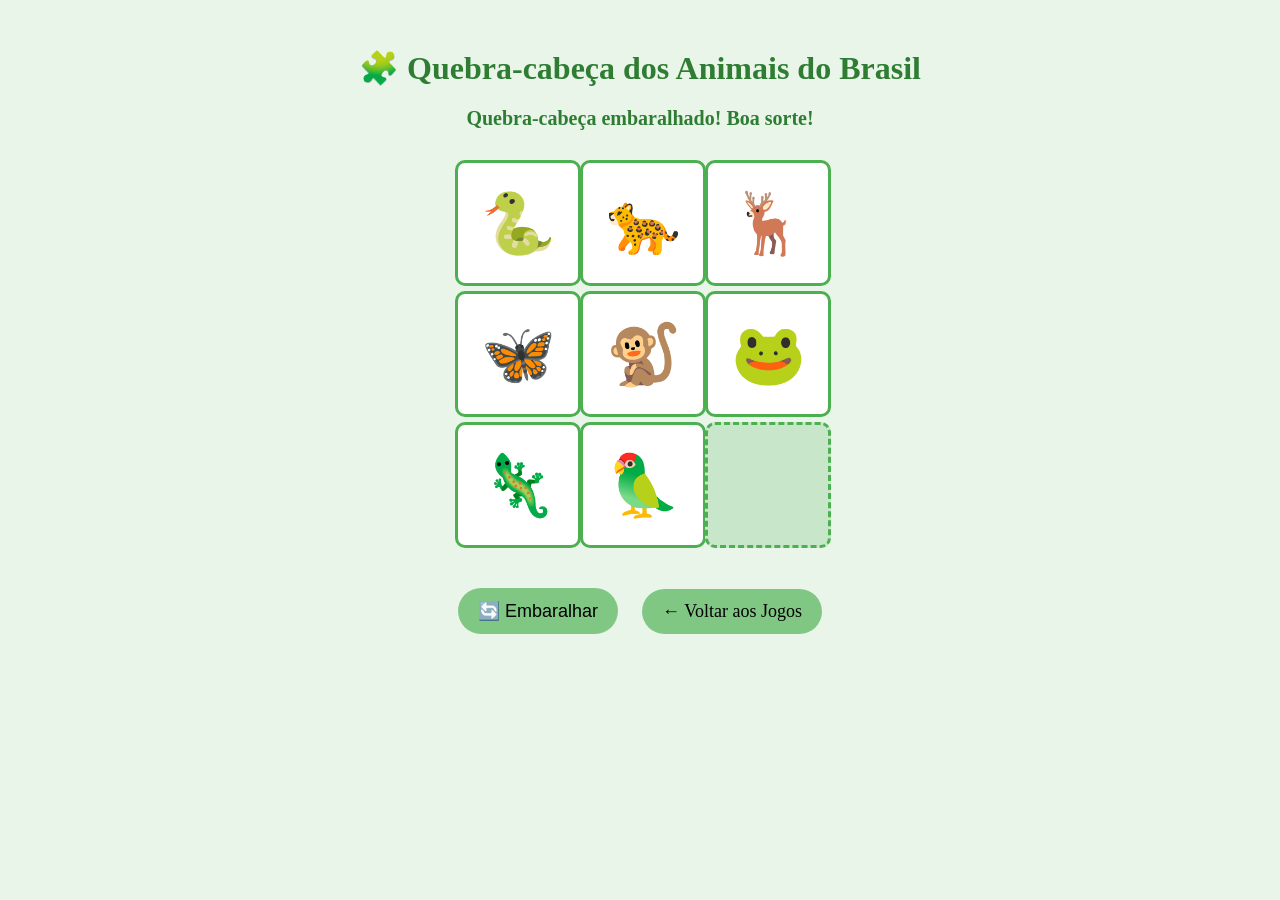
<file: quebra.html>
<!DOCTYPE html>
<html lang="pt-BR">
<head>
  <meta charset="UTF-8">
  <meta name="viewport" content="width=device-width, initial-scale=1.0">
  <title>Brasileirinho - Quebra-cabeça</title>
  <style>
    body {
      font-family: "Comic Sans MS", cursive;
      background-color: #e8f5e8;
      text-align: center;
      padding: 20px;
    }
    
    h1 {
      color: #2e7d32;
      margin-bottom: 20px;
    }
    
    .botao {
      display: inline-block;
      background-color: #81c784;
      padding: 12px 20px;
      margin: 10px;
      border-radius: 25px;
      font-size: 18px;
      text-decoration: none;
      color: #000;
      border: none;
      cursor: pointer;
      transition: background-color 0.3s;
    }
    
    .botao:hover {
      background-color: #66bb6a;
    }
    
    .puzzle-container {
      display: grid;
      grid-template-columns: repeat(3, 120px);
      grid-gap: 5px;
      justify-content: center;
      margin: 30px auto;
      max-width: 400px;
    }
    
    .puzzle-piece {
      width: 120px;
      height: 120px;
      background-color: #fff;
      border: 3px solid #4caf50;
      border-radius: 10px;
      display: flex;
      align-items: center;
      justify-content: center;
      font-size: 60px;
      cursor: pointer;
      transition: transform 0.2s;
      user-select: none;
    }
    
    .puzzle-piece:hover {
      transform: scale(1.05);
    }
    
    .puzzle-piece.empty {
      background-color: #c8e6c9;
      border-style: dashed;
    }
    
    .message {
      font-size: 20px;
      margin: 20px 0;
      color: #2e7d32;
      font-weight: bold;
    }
    
    .win-message {
      color: #ff6f00;
      font-size: 24px;
      animation: bounce 0.5s infinite alternate;
    }
    
    @keyframes bounce {
      from { transform: translateY(0px); }
      to { transform: translateY(-10px); }
    }
  </style>
</head>
<body>
  <h1>🧩 Quebra-cabeça dos Animais do Brasil</h1>
  
  <div class="message" id="message">Clique nas peças para montar o quebra-cabeça!</div>
  
  <div class="puzzle-container" id="puzzleContainer">
    <!-- Peças serão geradas pelo JavaScript -->
  </div>
  
  <button class="botao" onclick="embaralhar()">🔄 Embaralhar</button>
  <a href="Jogos.html" class="botao">← Voltar aos Jogos</a>
  
  <script>
    // Peças do quebra-cabeça (animais do Brasil)
    const pecas = ['🦜', '🐆', '🦌', '🐒', '🦎', '🐍', '🦋', '🐸', ''];
    let tabuleiro = [...pecas];
    let movimentos = 0;
    
    function criarTabuleiro() {
      const container = document.getElementById('puzzleContainer');
      container.innerHTML = '';
      
      tabuleiro.forEach((peca, index) => {
        const div = document.createElement('div');
        div.className = 'puzzle-piece';
        div.textContent = peca;
        div.onclick = () => moverPeca(index);
        
        if (peca === '') {
          div.classList.add('empty');
        }
        
        container.appendChild(div);
      });
    }
    
    function moverPeca(index) {
      const posicaoVazia = tabuleiro.indexOf('');
      const linha = Math.floor(index / 3);
      const coluna = index % 3;
      const linhaVazia = Math.floor(posicaoVazia / 3);
      const colunaVazia = posicaoVazia % 3;
      
      // Verifica se a peça está adjacente ao espaço vazio
      const adjacente = 
        (Math.abs(linha - linhaVazia) === 1 && coluna === colunaVazia) ||
        (Math.abs(coluna - colunaVazia) === 1 && linha === linhaVazia);
      
      if (adjacente) {
        // Troca as peças
        [tabuleiro[index], tabuleiro[posicaoVazia]] = [tabuleiro[posicaoVazia], tabuleiro[index]];
        movimentos++;
        criarTabuleiro();
        verificarVitoria();
      }
    }
    
    function verificarVitoria() {
      const solucao = ['🦜', '🐆', '🦌', '🐒', '🦎', '🐍', '🦋', '🐸', ''];
      const venceu = tabuleiro.every((peca, index) => peca === solucao[index]);
      
      const messageEl = document.getElementById('message');
      if (venceu) {
        messageEl.innerHTML = `🎉 Parabéns! Você completou em ${movimentos} movimentos! 🎉`;
        messageEl.className = 'message win-message';
      } else {
        messageEl.innerHTML = `Movimentos: ${movimentos} - Continue tentando!`;
        messageEl.className = 'message';
      }
    }
    
    function embaralhar() {
      // Embaralha as peças (exceto a última que é sempre vazia)
      const pecasParaEmbaralhar = pecas.slice(0, -1);
      for (let i = pecasParaEmbaralhar.length - 1; i > 0; i--) {
        const j = Math.floor(Math.random() * (i + 1));
        [pecasParaEmbaralhar[i], pecasParaEmbaralhar[j]] = [pecasParaEmbaralhar[j], pecasParaEmbaralhar[i]];
      }
      
      tabuleiro = [...pecasParaEmbaralhar, ''];
      movimentos = 0;
      criarTabuleiro();
      
      const messageEl = document.getElementById('message');
      messageEl.innerHTML = 'Quebra-cabeça embaralhado! Boa sorte!';
      messageEl.className = 'message';
    }
    
    // Inicializa o jogo
    embaralhar();
  </script>


  <audio autoplay loop hidden>
    <source src="audio/happy-kids-music-297744.mp3" type="audio/mpeg" />
    Seu navegador não suporta o áudio.
  </audio>

</body>
</html>
</file>
